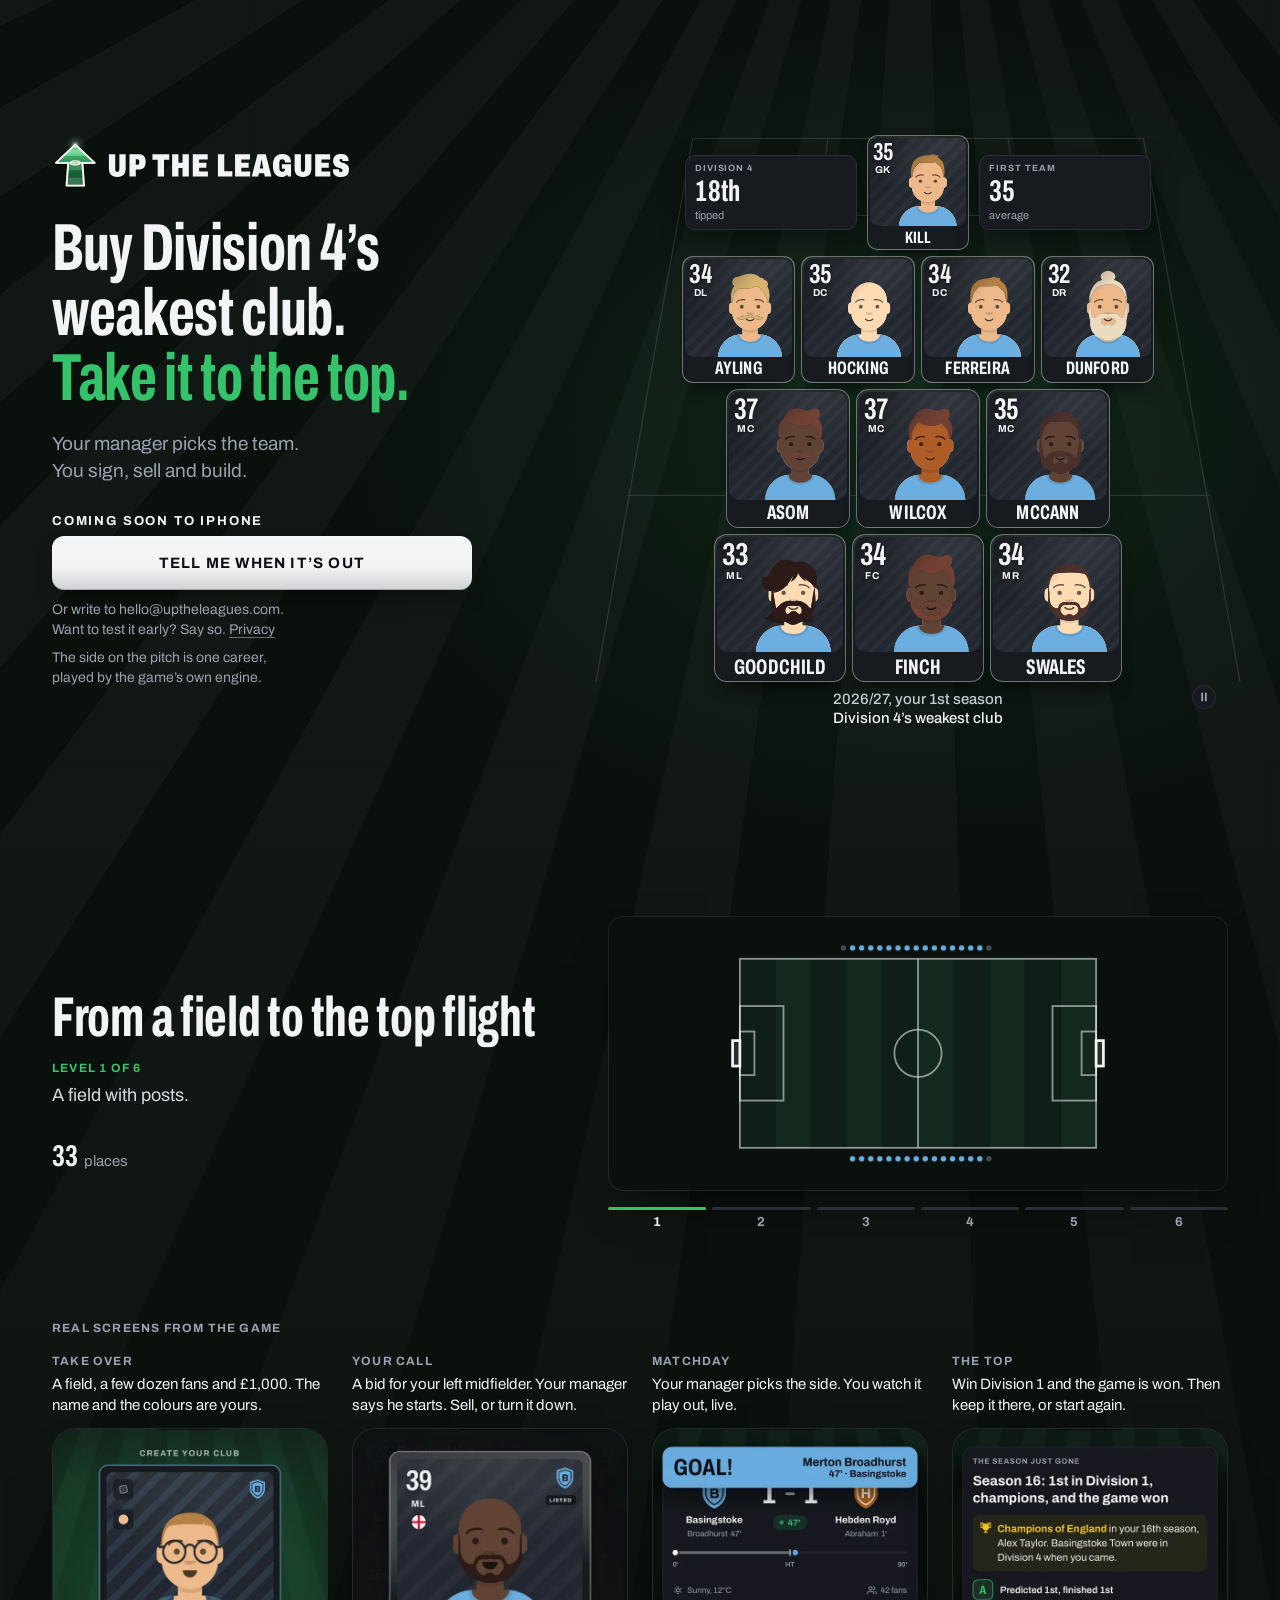
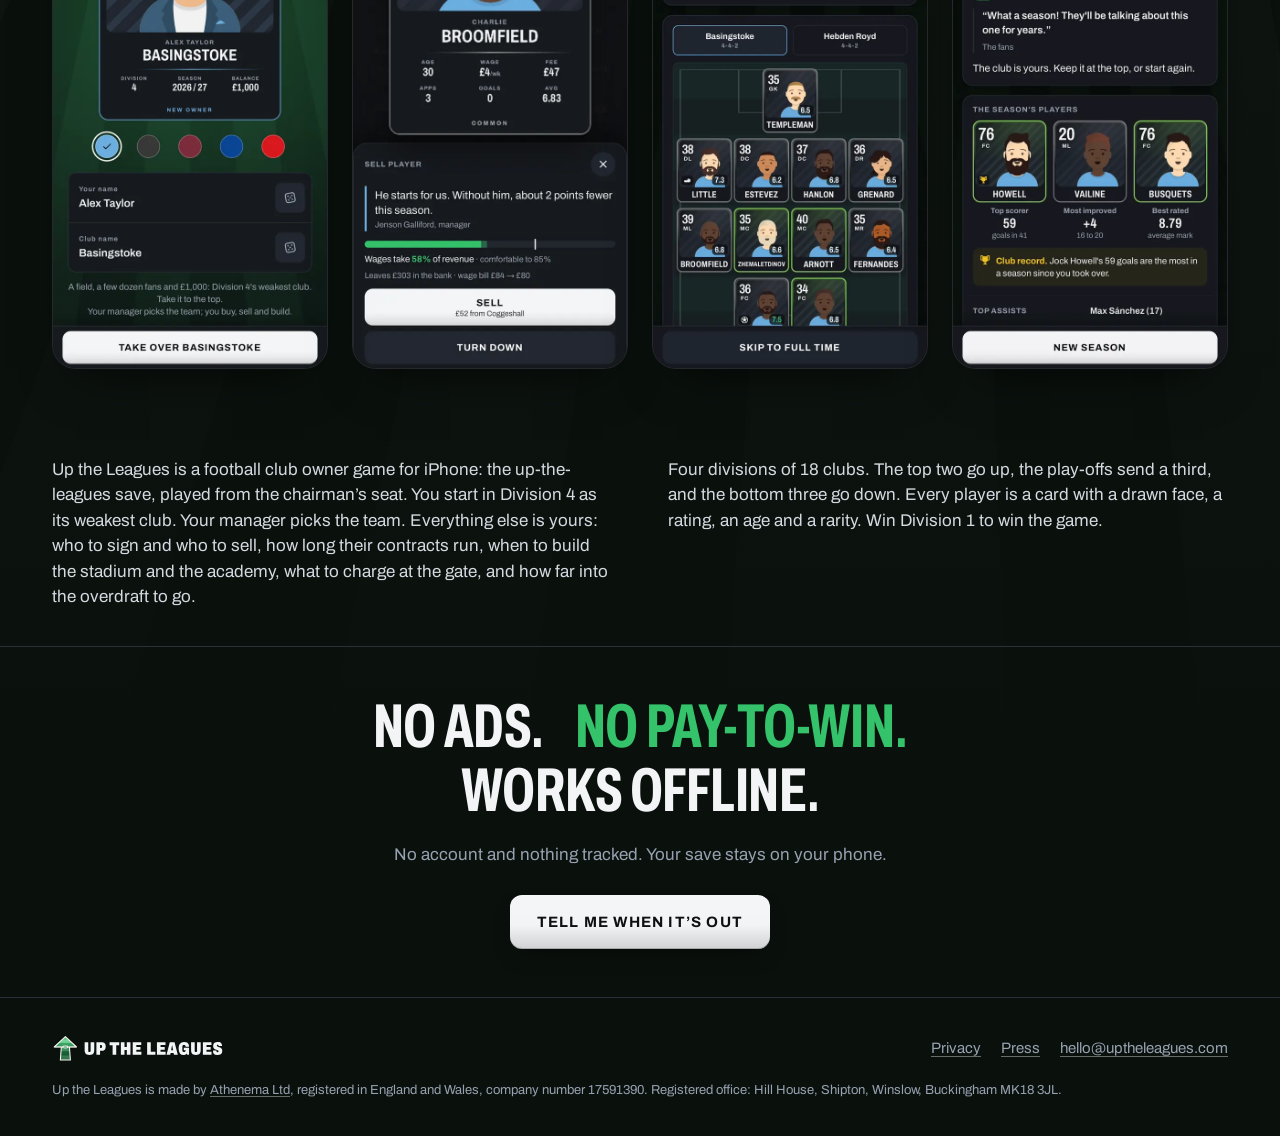
<file: index.html>
<!doctype html>
<html lang="en-GB">
<head>
<meta charset="utf-8">
<meta name="viewport" content="width=device-width, initial-scale=1, viewport-fit=cover">
<title>Up the Leagues: Football Owner Game for iPhone</title>
<meta name="description" content="A football club owner game for iPhone. Buy Division 4’s weakest club and take it to the top. Your manager picks the team; you sign, sell and build. No ads.">
<link rel="canonical" href="https://uptheleagues.com/">
<meta name="theme-color" content="#0e1013">
<link rel="icon" href="assets/favicon.svg" type="image/svg+xml">
<link rel="icon" href="assets/favicon-32.png" sizes="32x32" type="image/png">
<link rel="icon" href="assets/favicon-64.png" sizes="64x64" type="image/png">
<link rel="apple-touch-icon" href="assets/apple-touch-icon.png">
<link rel="preload" href="assets/archivo.woff2" as="font" type="font/woff2" crossorigin>
<style>@font-face{font-family:Archivo;src:url(assets/archivo.woff2) format("woff2");font-weight:400 900;font-stretch:62% 100%;font-display:swap}:root{color-scheme:dark;--bg:#0e1013;--quiet:#0a110d;--surface:#171a1f;--surface2:#222730;--line:#2a2f38;--text:#f3f4f6;--muted:#98a1b0;--up:#34c26b;--sky:#56b4e9;--gold:#f5c518;--chalk:rgb(255 255 255 / 0.11);--gutter:20px;--fade:2400px}*,*::before,*::after{box-sizing:border-box}html{-webkit-text-size-adjust:100%;text-size-adjust:100%}body{margin:0;min-height:100vh;color:var(--text);font:400 17px/1.5 Archivo,system-ui,-apple-system,"Segoe UI",Roboto,sans-serif;background:linear-gradient(180deg,rgb(10 17 13 / 0) calc(var(--fade) / 3),var(--quiet) var(--fade)),repeating-conic-gradient(from 180deg at 50% -400px,rgb(255 255 255 / 0.03) 0deg 4.07deg,transparent 4.07deg 8.14deg),var(--quiet);-webkit-font-smoothing:antialiased;-moz-osx-font-smoothing:grayscale}img,video{display:block;max-width:100%}a{color:inherit;text-decoration-color:rgb(243 244 246 / 0.4);text-underline-offset:0.18em}a:hover{text-decoration-color:currentColor}:focus-visible{outline:3px solid var(--sky);outline-offset:3px}.wrap{width:100%;max-width:1120px;margin:0 auto;padding:0 var(--gutter)}p,li{text-wrap:pretty}.vh{position:absolute;width:1px;height:1px;margin:-1px;overflow:hidden;clip-path:inset(50%);white-space:nowrap}.eyebrow{margin:0;color:var(--muted);font-size:12px;font-weight:700;letter-spacing:0.1em;line-height:1.3;text-transform:uppercase}.display{font-stretch:62%;font-weight:700;letter-spacing:-0.005em;line-height:1.04}.hero{--halfway:66px;position:relative;overflow:hidden;padding:max(20px,env(safe-area-inset-top)) 0 156px;background:linear-gradient(180deg,rgb(14 16 19 / 0.55),rgb(14 16 19 / 0) 22%),radial-gradient(ellipse 85% 46% at 50% 54%,#24603d,rgb(27 74 47 / 0.85) 30%,rgb(17 48 31 / 0.5) 62%,rgb(10 23 16 / 0) 100%)}.hero::before,.hero::after{content:"";position:absolute;left:50%;pointer-events:none}.hero::before{bottom:var(--halfway);width:100vw;height:0;border-top:1.5px solid var(--chalk);transform:translateX(-50%)}.hero::after{bottom:var(--halfway);width:min(68vw,420px);aspect-ratio:5 / 2;border:1.5px solid var(--chalk);border-radius:50%;transform:translate(-50%,50%)}.hero .wrap{display:grid;gap:12px;justify-items:center;text-align:center}.lockup{margin:0;width:min(76vw,300px)}.lockup img{width:100%;height:auto}.headline{margin:2px 0 0;max-width:13em;font-size:clamp(28px,8vw,60px);text-wrap:balance}.headline span{color:var(--up)}.sub{margin:-4px 0 0;max-width:22em;color:var(--muted);font-size:16px;line-height:1.45;text-wrap:balance}.moment{position:relative;margin:2px 0 0;height:clamp(196px,calc(100svh - 344px),420px);aspect-ratio:2 / 3;border:1px solid rgb(255 255 255 / 0.08);border-radius:22px;overflow:hidden;background:#0b0f0d;box-shadow:0 30px 60px -20px rgb(0 0 0 / 0.7),0 0 80px rgb(52 194 107 / 0.12)}.moment video,.moment img{width:100%;height:100%;object-fit:cover}.moment .still{display:none}@media (prefers-reduced-motion:reduce){.moment video{display:none}.moment .still{display:block}}.signup{width:100%;max-width:420px;margin:4px 0 0;display:grid;gap:8px;text-align:left}.signup .eyebrow{text-align:center;color:var(--text);font-size:13px;letter-spacing:0.14em}.field{display:grid;gap:1px;padding:10px 16px 8px;border:1px solid var(--line);border-radius:14px;background:var(--surface)}.field:focus-within{border-color:var(--sky);box-shadow:0 0 0 1px var(--sky)}.field label{color:var(--muted);font-size:13px;font-weight:600;letter-spacing:0.04em}.field input{width:100%;min-width:0;margin:0;padding:2px 0 4px;border:0;background:none;color:var(--text);font:600 19px/1.3 Archivo,system-ui,sans-serif;outline:none}.field input::placeholder{color:#7d8696;opacity:1}.tick{display:flex;align-items:center;gap:12px;min-height:44px;padding:0 4px;cursor:pointer;font-weight:600}.tick input{appearance:none;-webkit-appearance:none;flex:none;display:grid;place-content:center;width:26px;height:26px;margin:0;border:2px solid var(--muted);border-radius:8px;background:var(--surface);cursor:pointer}.tick input::before{content:"";width:12px;height:7px;margin-top:-3px;border:solid var(--bg);border-width:0 0 3px 3px;transform:rotate(-45deg) scale(0);transition:transform 120ms ease-out}.tick input:checked{border-color:var(--up);background:var(--up)}.tick input:checked::before{transform:rotate(-45deg) scale(1)}.tick input:focus-visible{outline-offset:2px}.button{display:flex;align-items:center;justify-content:center;width:100%;min-height:54px;margin:0;padding:8px 16px;border:0;border-radius:12px;background:linear-gradient(180deg,rgb(255 255 255 / 0.16),rgb(255 255 255 / 0) 55%,rgb(0 0 0 / 0.14)),var(--text);box-shadow:inset 0 1px 0 rgb(255 255 255 / 0.22),inset 0 -1px 0 rgb(0 0 0 / 0.2),0 10px 24px -12px rgb(0 0 0 / 0.8);color:var(--bg);font:700 15px/1.2 Archivo,system-ui,sans-serif;letter-spacing:0.08em;text-transform:uppercase;text-decoration:none;cursor:pointer;transition:transform 160ms cubic-bezier(0.2,1.4,0.4,1),filter 120ms}.button:active{transform:scale(0.97);filter:brightness(0.9);transition-duration:60ms}.fine{margin:2px 0 0;color:var(--muted);font-size:14px;line-height:1.45;text-align:center;text-wrap:balance}section{padding:56px 0}main>section:first-child{padding-top:24px}.section-head{display:grid;gap:10px;margin-bottom:28px}.section-head h2{margin:0;font-size:clamp(30px,7.4vw,48px)}.lede{max-width:38em;margin:0;color:#d5d9e0}.section-head .eyebrow{margin-top:22px}.moments{display:grid;gap:36px;margin:0;padding:0;list-style:none}.moments figure{margin:0}.moments img{width:100%;height:auto;aspect-ratio:4 / 5;border:1px solid rgb(255 255 255 / 0.08);border-radius:18px;background:var(--bg);box-shadow:0 24px 48px -24px rgb(0 0 0 / 0.8)}.moments figcaption{display:grid;gap:6px;padding:16px 4px 0}.moments figcaption p{margin:0;font-size:17px}.promises{text-align:center;border-top:1px solid var(--line)}.promises ul{display:flex;flex-wrap:wrap;justify-content:center;gap:0 0.5em;margin:0 auto;padding:0;list-style:none;font-size:clamp(38px,11vw,76px);text-transform:uppercase}.promises li:nth-child(even){color:var(--up)}.promises li:nth-child(-n + 2){order:1}.promises ul::after{content:"";flex-basis:100%;order:2}.promises li:nth-child(n + 3){order:3}.promises p{max-width:30em;margin:18px auto 28px;color:var(--muted)}.promises .button{width:auto;min-width:260px;display:inline-flex}footer{padding:28px 0 max(36px,env(safe-area-inset-bottom));border-top:1px solid var(--line);color:var(--muted);font-size:15px}footer .wrap{display:flex;flex-wrap:wrap;gap:10px 24px;align-items:center;justify-content:space-between}footer img{width:172px;height:auto}footer nav{display:flex;flex-wrap:wrap;gap:8px 20px}footer a{display:inline-block;padding:10px 0}.doc{--fade:640px}.doc header .wrap,.doc main,.doc footer .wrap{max-width:744px}.doc header{padding:max(28px,env(safe-area-inset-top)) 0 0}.doc header img{width:203px;height:auto}.doc main{padding-top:36px;padding-bottom:64px}.doc h1{margin:8px 0 6px;font-size:clamp(40px,10vw,60px)}.doc h2{margin:40px 0 8px;font-size:28px}.doc p,.doc li{color:#d5d9e0}.doc ul{padding-left:1.2em}.doc li + li{margin-top:6px}.doc .summary{margin:20px 0 0;padding:16px 18px;border:1px solid var(--line);border-radius:14px;background:var(--surface);color:var(--text)}@media (min-width:720px){:root{--gutter:32px}.moments{grid-template-columns:repeat(2,minmax(0,1fr));gap:48px 32px}}@media (min-width:1000px){.hero{--halfway:100px;padding:56px 0 224px;background:linear-gradient(180deg,rgb(14 16 19 / 0.55),rgb(14 16 19 / 0) 22%),radial-gradient(ellipse 52% 62% at 72% 48%,#24603d,rgb(27 74 47 / 0.85) 30%,rgb(17 48 31 / 0.5) 62%,rgb(10 23 16 / 0) 100%)}.hero .wrap{grid-template-columns:minmax(0,1fr) auto;grid-template-areas:"lockup moment" "headline moment" "sub moment" "signup moment";grid-template-rows:auto auto auto 1fr;gap:0 64px;justify-items:start;text-align:left}.lockup{grid-area:lockup;width:400px;margin-top:12px}.headline{grid-area:headline;margin-top:40px;font-size:64px}.sub{grid-area:sub;margin-top:18px;font-size:19px}.moment{grid-area:moment;align-self:center;margin:0;height:min(640px,76vh)}.signup{grid-area:signup;align-self:start;margin-top:36px}.signup .eyebrow,.fine{text-align:left}.section-head{max-width:976px;margin-inline:auto}.moments{grid-template-columns:repeat(2,minmax(0,440px));justify-content:center;gap:64px 96px}section{padding:80px 0}main>section:first-child{padding-top:32px}}[hidden]{display:none !important}.wrap{max-width:1240px}:root{--axis:calc(100% - max((100% - 1240px) / 2,0px) - 342px)}.hero{--lit:0.35;padding:max(14px,env(safe-area-inset-top)) 0 28px;background:none;isolation:isolate}.hero::before,.hero::after{content:none}.hero .pool{position:absolute;inset:0;z-index:-1;pointer-events:none;background:radial-gradient(ellipse 90% 44% at 50% 55%,#24603d,rgb(27 74 47 / 0.85) 30%,rgb(17 48 31 / 0.5) 62%,rgb(10 23 16 / 0) 100%);opacity:var(--lit);transition:opacity 900ms ease}.hero[data-lit="4"]{--lit:0.32}.hero[data-lit="3"]{--lit:0.5}.hero[data-lit="2"]{--lit:0.72}.hero[data-lit="1"]{--lit:1}.hero .wrap{display:grid;gap:10px;justify-items:center;text-align:center;padding-inline:12px}.pitch-copy{display:grid;gap:8px;justify-items:center;padding-inline:8px}.lockup{width:min(56vw,210px);margin:0}.headline{margin:0;max-width:none;font-size:clamp(32px,11.4vw,46px);line-height:1;text-wrap:initial}.headline span{display:block;color:inherit;text-wrap:balance}.headline .up{color:var(--up)}.sub{margin:0;font-size:clamp(13px,3.6vw,15px);line-height:1.35}.climb{--room:calc(100svh - 340px);--b:min(calc((100vw - 42px) / 3.44),max(var(--floor,58px),calc((var(--room) - 62px) / 4.04)),118px);width:100%;margin:0;display:grid;gap:4px;justify-items:center}.xi{position:relative;display:grid;gap:6px;justify-items:center;width:100%;padding:2px 0 0}.chalk{position:absolute;inset:0 -12px;width:calc(100% + 24px);height:100%;overflow:visible;pointer-events:none}.chalk path{fill:none;stroke:rgb(255 255 255 / calc(0.08 + 0.1 * var(--lit)));stroke-width:1.25;vector-effect:non-scaling-stroke;transition:stroke 900ms ease}.row{position:relative;display:flex;gap:6px;justify-content:center;--w:var(--b)}.row.gk{--w:calc(var(--b) * 0.78);width:100%;justify-content:center;gap:10px;align-items:center}.row:nth-of-type(2){--w:calc(var(--b) * 0.86)}.row:nth-of-type(3){--w:calc(var(--b) * 0.94)}.row:nth-of-type(4){--w:var(--b)}.mini{--art:calc(var(--w) - 7px);width:var(--w);padding:2px 2px 0;border:1.5px solid color-mix(in srgb,var(--c) 100%,transparent);border-radius:calc(var(--w) * 0.1);background:linear-gradient(170deg,var(--wash),#171a1f 46%);box-shadow:0 12px 18px -10px rgb(0 0 0 / 0.75)}.mini.r0{border-color:color-mix(in srgb,var(--c) 55%,transparent)}.mini.r1{box-shadow:0 0 10px color-mix(in srgb,var(--c) 18%,transparent),0 12px 18px -10px rgb(0 0 0 / 0.75)}.mini.r2{box-shadow:0 0 14px color-mix(in srgb,var(--c) 32%,transparent),0 12px 18px -10px rgb(0 0 0 / 0.75)}.mini.r3{box-shadow:0 0 18px color-mix(in srgb,var(--c) 42%,transparent),0 12px 18px -10px rgb(0 0 0 / 0.75)}.mini.r4{box-shadow:0 0 24px color-mix(in srgb,var(--c) 55%,transparent),0 12px 18px -10px rgb(0 0 0 / 0.75)}.art{position:relative;height:calc(var(--art) * 0.92);overflow:hidden;border-radius:calc(var(--w) * 0.1 - 2px);background:radial-gradient(120% 85% at 50% 0%,var(--back),transparent 72%),repeating-linear-gradient(135deg,var(--stripe) 0 4px,transparent 4px 10px),#222730}.av{position:absolute;width:calc(var(--art) * 0.79);height:calc(var(--art) * 0.8374);left:calc(var(--art) * 0.61 - var(--art) * 0.395);bottom:calc(var(--art) * -0.0276)}.av svg{display:block;width:100%;height:100%}.eyes{transform-box:fill-box;transform-origin:center}.sh{position:absolute;inset:0;background:linear-gradient(135deg,rgb(14 16 19 / 0.7),transparent 45%)}.cn{position:absolute;left:4%;top:1%;display:grid;justify-items:center}.rt{display:block;font-size:calc(var(--w) * 0.24);font-stretch:62%;font-weight:700;line-height:1.08;letter-spacing:-0.5px;font-variant-numeric:tabular-nums;text-shadow:0 1px 3px rgb(0 0 0 / 0.6)}.ps{margin-top:-2px;font-size:clamp(6.5px,calc(var(--w) * 0.1),10px);font-weight:700;line-height:1.2;letter-spacing:0.6px;text-transform:uppercase;text-shadow:0 1px 3px rgb(0 0 0 / 0.6)}.pl{display:flex;justify-content:center;align-items:center;min-height:calc(var(--w) * 0.22);padding-inline:1px}.pl span{font-size:min(calc(var(--w) * 0.16),calc(var(--w) * 1.5 / var(--n)));font-stretch:62%;font-weight:700;letter-spacing:0.2px;line-height:1.1;text-transform:uppercase;white-space:nowrap}.mini.r4 .art::after{content:"";position:absolute;inset:0;background:linear-gradient(115deg,transparent 38%,rgb(255 244 200 / 0.22) 50%,transparent 62%);background-size:260% 100%;animation:sheen 3.6s ease-in-out infinite}@keyframes sheen{0%{background-position:120% 0}60%,100%{background-position:-60% 0}}.mr{opacity:var(--rest,1)}.mp{opacity:var(--joy,0)}.climb.pleased{--rest:0;--joy:1}.tile{flex:1 1 0;min-width:0;max-width:calc(var(--b) * 1.3);display:grid;gap:1px;justify-items:start;padding:7px 9px;border:1px solid var(--line);border-radius:10px;background:var(--surface);box-shadow:0 8px 24px rgb(0 0 0 / 0.35);text-align:left}.tile .k,.tile .n{color:var(--muted);white-space:nowrap}.tile .k{font-size:9px;font-weight:700;letter-spacing:0.1em;line-height:11px;text-transform:uppercase}.tile b{font-size:clamp(20px,calc(var(--b) * 0.3),30px);font-stretch:62%;font-weight:700;line-height:1.1;font-variant-numeric:tabular-nums}.tile .n{font-size:11px;line-height:13px}.hero[data-won="1"] .tile b{color:var(--gold)}.status{position:relative;width:100%;padding-block:4px 2px;text-align:center}.line{min-height:2.6em;margin:0;color:var(--text);font-size:14px;font-weight:500;line-height:1.3;text-wrap:balance}.line b{display:block;color:#c4cbd4;font-weight:500}.line .up{color:var(--up);font-weight:600}.line .won{color:var(--gold);font-weight:700}.toggle{position:absolute;top:-11px;right:2px;display:grid;place-items:center;width:44px;height:44px;padding:0;border:0;background:none;color:var(--muted);cursor:pointer}.toggle svg{width:24px;height:24px}.toggle circle{fill:var(--surface);stroke:var(--line)}.toggle path{fill:currentColor;display:none}.toggle[data-state="pause"] .i-pause,.toggle[data-state="play"] .i-play,.toggle[data-state="replay"] .i-replay{display:block}.signup{max-width:420px;gap:6px;margin:0;padding-inline:8px}.signup .eyebrow{font-size:12px}.fine{padding-block:2px 0}.fine.real{margin-top:0;padding-bottom:6px;color:var(--muted)}footer a{padding:11px 0}.fine a{display:inline-block;padding-block:12px;margin-block:-12px}section{padding:44px 0}main>section:first-child{padding-top:28px}.build .wrap{display:grid;gap:18px}.build-copy{display:grid;gap:6px}.build-copy h2{margin:0 0 8px;font-size:clamp(34px,9.6vw,56px);text-wrap:balance}.g-level{color:var(--up)}.g-says{min-height:2.9em;margin:0;color:#d5d9e0;font-size:18px;line-height:1.45;text-wrap:pretty}.g-places{display:flex;gap:6px;align-items:baseline;margin:0;color:var(--muted);font-size:15px}.g-places b{color:var(--text);font-size:30px;font-variant-numeric:tabular-nums}#ground:empty{display:none}#ground{display:block;width:100%;height:auto;border:1px solid rgb(255 255 255 / 0.08);border-radius:14px;box-shadow:0 24px 48px -24px rgb(0 0 0 / 0.8)}#ground .rise{animation:rise 460ms cubic-bezier(0.2,0.9,0.3,1) both;transform-box:fill-box;transform-origin:center}#ground .fans{animation:fans 700ms ease-out both}@keyframes rise{from{opacity:0;transform:scale(0.94)}}@keyframes fans{from{opacity:0}}.g-steps{display:grid;grid-template-columns:repeat(6,1fr);gap:6px;margin-top:10px}.g-step{position:relative;height:44px;padding:0;border:0;background:none;color:var(--muted);font:700 13px/1 Archivo,system-ui,sans-serif;cursor:pointer}.g-step::before{content:"";position:absolute;inset:6px 0 auto;height:3px;border-radius:2px;background:var(--line);transition:background 200ms}.g-step.built::before{background:var(--up)}.g-step[aria-pressed="true"]{color:var(--text)}.screens{padding-top:12px;padding-bottom:8px}.screens>.wrap{margin-bottom:16px}.shots{display:flex;gap:14px;margin:0;padding:2px var(--gutter) 16px;list-style:none;overflow-x:auto;overscroll-behavior-x:contain;scroll-snap-type:x mandatory;scroll-padding-inline:var(--gutter);scrollbar-width:none}.shots::-webkit-scrollbar{display:none}.shots li{flex:0 0 min(76vw,300px);scroll-snap-align:start}.shots figure{display:grid;gap:12px;height:100%;margin:0;grid-template-rows:1fr auto}.shots figcaption{display:grid;gap:4px;align-content:start}.shots figcaption p{margin:0;font-size:15px;line-height:1.4}.shots img{width:100%;height:auto;aspect-ratio:600 / 1176;border:1px solid rgb(255 255 255 / 0.1);border-radius:24px;background:var(--bg);box-shadow:0 24px 48px -24px rgb(0 0 0 / 0.8)}.about{padding-bottom:36px}.about .wrap{display:grid;gap:12px}.lede{max-width:38em}.promises{padding-block:48px}@media (min-width:1000px){.hero{padding:44px 0 40px;min-height:min(100svh,860px);display:grid;align-items:center}.hero .pool{background:radial-gradient(ellipse 46% 49% at var(--axis) 50%,#24603d,rgb(27 74 47 / 0.85) 30%,rgb(17 48 31 / 0.5) 62%,rgb(10 23 16 / 0) 100%)}.hero .wrap{grid-template-columns:minmax(0,1fr) minmax(0,min(620px,52vw));grid-template-areas:"copy climb" "signup climb";grid-template-rows:auto 1fr;gap:0 56px;justify-items:start;text-align:left;padding-inline:var(--gutter)}.pitch-copy{grid-area:copy;justify-items:start;padding:0;gap:18px}.lockup{grid-area:auto;width:300px;margin:0}.headline{grid-area:auto;margin:0;font-size:clamp(54px,5.2vw,74px);line-height:0.98}.sub{grid-area:auto;margin:0;font-size:19px;line-height:1.45}.climb{grid-area:climb;--b:min(132px,calc((100svh - 150px) / 4.1),calc((52vw - 24px) / 4));text-align:center}.status{padding-inline:44px}.line{min-height:2.6em;font-size:15px}.signup{grid-area:signup;align-self:start;margin-top:28px;padding:0}.signup .eyebrow{font-size:13px}.build .wrap{grid-template-columns:minmax(0,1fr) minmax(0,min(620px,52vw));gap:0 56px;align-items:center}.shots{justify-content:space-between;gap:24px;overflow:visible;max-width:1240px;margin-inline:auto;padding-inline:var(--gutter)}.shots li{flex:1 1 0;min-width:0}.about .wrap{grid-template-columns:repeat(2,minmax(0,1fr));gap:40px 56px}.lede{max-width:none}section{padding:64px 0}main>section:first-child{padding-top:56px}}@media (prefers-reduced-motion:reduce){#ground .rise,#ground .fans,.mini.r4 .art::after{animation:none}.hero .pool,.chalk path{transition:none}}@media (min-width:1000px){body{background:linear-gradient(180deg,rgb(10 17 13 / 0) calc(var(--fade) / 3),var(--quiet) var(--fade)),repeating-conic-gradient(from 180deg at var(--axis) -400px,rgb(255 255 255 / 0.03) 0deg 4.07deg,transparent 4.07deg 8.14deg),var(--quiet)}}.promises ul{font-size:clamp(34px,9.8vw,62px)}@media (max-width:359px){.tile{padding:6px 7px}.tile .k{font-size:8px;letter-spacing:0.06em}.line{font-size:12.5px}}@media (max-height:600px) and (max-width:999px){.sub{display:none}.climb{--room:calc(100svh - 296px);--floor:52px}.lockup{width:168px}}footer .co{flex-basis:100%;margin:0;font-size:13px;line-height:1.5}footer .co a{display:inline;padding:0}</style>
<script defer src="assets/climb.js"></script>
<meta property="og:type" content="website">
<meta property="og:site_name" content="Up the Leagues">
<meta property="og:url" content="https://uptheleagues.com/">
<meta property="og:title" content="Up the Leagues: Football Owner Game for iPhone">
<meta property="og:description" content="Buy Division 4’s weakest club. Take it to the top. Coming soon to iPhone. No ads, no pay-to-win.">
<meta property="og:image" content="https://uptheleagues.com/assets/og-image.png">
<meta property="og:image:width" content="1200">
<meta property="og:image:height" content="630">
<meta property="og:image:alt" content="Up the Leagues. Buy Division 4’s weakest club. Take it to the top. A player card from the game: Conan Hassan, signed on a free.">
<meta name="twitter:card" content="summary_large_image">
<meta name="twitter:title" content="Up the Leagues: Football Owner Game for iPhone">
<meta name="twitter:description" content="Buy Division 4’s weakest club. Take it to the top. Coming soon to iPhone. No ads, no pay-to-win.">
<meta name="twitter:image" content="https://uptheleagues.com/assets/og-image.png">
<meta name="twitter:image:alt" content="Up the Leagues. Buy Division 4’s weakest club. Take it to the top. A player card from the game: Conan Hassan, signed on a free.">

<script type="application/ld+json">
{
  "@context": "https://schema.org",
  "@graph": [
    {
      "@type": "WebSite",
      "@id": "https://uptheleagues.com/#website",
      "name": "Up the Leagues",
      "url": "https://uptheleagues.com/",
      "inLanguage": "en-GB"
    },
    {
      "@type": "VideoGame",
      "name": "Up the Leagues",
      "url": "https://uptheleagues.com/",
      "description": "A football club owner game for iPhone. Buy Division 4’s weakest club and take it to the top.",
      "image": "https://uptheleagues.com/assets/og-image.png",
      "genre": ["Sports", "Simulation"],
      "applicationCategory": "GameApplication",
      "gamePlatform": "iOS",
      "operatingSystem": "iOS",
      "playMode": "SinglePlayer",
      "inLanguage": "en-GB",
      "author": { "@type": "Person", "name": "Sam Doidge" },
      "publisher": { "@type": "Organization", "name": "Athenema Ltd", "url": "https://athenema.com/" }
    }
  ]
}
</script>

</head>
<body>
<svg xmlns="http://www.w3.org/2000/svg" style="position:absolute;width:0;height:0" aria-hidden="true"><defs><g id="fb" fill="none" fill-rule="evenodd" stroke="none"><defs><path d="M124,144.61 L124,163 L128,163 L128,163 C167.76,163 200,195.23 200,235 L200,244 L0,244 L0,235 C0,195.23 32.23,163 72,163 L72,163 L76,163 L76,144.61 C58.76,136.42 46.37,119.68 44.30,99.88 C38.48,99.05 34,94.05 34,88 L34,74 C34,68.05 38.32,63.11 44,62.16 L44,56 L44,56 C44,25.07 69.07,0 100,0 L100,0 L100,0 C130.92,0 156,25.07 156,56 L156,62.16 C161.67,63.11 166,68.05 166,74 L166,88 C166,94.05 161.51,99.05 155.69,99.88 C153.62,119.68 141.23,136.42 124,144.61 Z" id="bpath-1"/><path d="M124,144.61 L124,163 L128,163 L128,163 C167.76,163 200,195.23 200,235 L200,244 L0,244 L0,235 C0,195.23 32.23,163 72,163 L72,163 L76,163 L76,144.61 C58.76,136.42 46.37,119.68 44.30,99.88 C38.48,99.05 34,94.05 34,88 L34,74 C34,68.05 38.32,63.11 44,62.16 L44,56 L44,56 C44,25.07 69.07,0 100,0 L100,0 L100,0 C130.92,0 156,25.07 156,56 L156,62.16 C161.67,63.11 166,68.05 166,74 L166,88 C166,94.05 161.51,99.05 155.69,99.88 C153.62,119.68 141.23,136.42 124,144.61 Z" id="bpath-3"/><path d="M133.96,0.29 C170.93,3.32 200,34.29 200,72.05 L200,81 L0,81 L0,72.05 C0,33.95 29.59,2.76 67.04,0.21 C67.01,0.59 67,0.96 67,1.34 C67,13.21 81.99,22.82 100.5,22.82 C119,22.82 134,13.21 134,1.34 C134,0.99 133.98,0.64 133.96,0.29 Z" id="bpath-7"/></defs><g stroke="none" stroke-width="1" fill="none" fill-rule="evenodd"><g transform="translate(32, 36)"><path d="M124,144.61 L124,163 L128,163 L128,163 C167.76,163 200,195.23 200,235 L200,244 L0,244 L0,235 C0,195.23 32.23,163 72,163 L72,163 L76,163 L76,144.61 C58.76,136.42 46.37,119.68 44.30,99.88 C38.48,99.05 34,94.05 34,88 L34,74 C34,68.05 38.32,63.11 44,62.16 L44,56 L44,56 C44,25.07 69.07,0 100,0 L100,0 L100,0 C130.92,0 156,25.07 156,56 L156,62.16 C161.67,63.11 166,68.05 166,74 L166,88 C166,94.05 161.51,99.05 155.69,99.88 C153.62,119.68 141.23,136.42 124,144.61 Z" fill="#D0C6AC" fill-rule="nonzero"/><use href="#bpath-1" style="fill:var(--s)"/><clipPath id="bmask-4-clip"><use href="#bpath-3" clip-rule="evenodd"/></clipPath><path d="M156,79 L156,102 C156,132.92 130.92,158 100,158 C69.07,158 44,132.92 44,102 L44,79 L44,94 C44,124.92 69.07,150 100,150 C130.92,150 156,124.92 156,94 L156,79 Z" fill-opacity="0.1" fill="#000000" fill-rule="nonzero" clip-path="url(#bmask-4-clip)"/></g><g transform="translate(32, 199)"><path d="M133.96,0.29 C170.93,3.32 200,34.29 200,72.05 L200,81 L0,81 L0,72.05 C0,33.95 29.59,2.76 67.04,0.21 C67.01,0.59 67,0.96 67,1.34 C67,13.21 81.99,22.82 100.5,22.82 C119,22.82 134,13.21 134,1.34 C134,0.99 133.98,0.64 133.96,0.29 Z" fill="#6caee0"/><clipPath id="bmask-8-clip"><use href="#bpath-7" clip-rule="nonzero"/></clipPath><g opacity="0.6" fill-opacity="0.16" clip-path="url(#bmask-8-clip)"><ellipse fill="#000000" cx="40.5" cy="27.84" rx="39.63" ry="26.91" transform="translate(60, -25)"/></g></g><g transform="translate(88, 88)" fill="#000000" fill-rule="nonzero"><path d="M0,0 C0,4.41 5.37,8 12,8 L12,8 C18.62,8 24,4.41 24,0" transform="translate(32, 42)" fill-opacity="0.16"/></g></g></g><g id="fx" transform="translate(88 88)" fill="#000" fill-rule="nonzero"><path class="mr" d="M41,15.6 C41.9,14.7 43.3,14.8 44,15.6 C46.6,18.6 50.1,19.8 54,19.8 C57.9,19.8 61.4,18.6 64,15.6 C64.7,14.8 66.1,14.7 67,15.6 C67.8,16.4 67.8,17.6 67.1,18.4 C63.8,22.1 59.3,24 54,24 C48.7,24 44.2,22.1 40.9,18.4 C40.2,17.6 40.2,16.4 41,15.6 Z" transform="translate(-10 46)" fill-opacity=".7"/><path class="mp" d="M40,15 C40.66,15 41.33,15 42,15 C46,15 50,15 54,15 C58,15 62,15 66,15 C66.66,15 67.33,15 68,15 C68,15 68,15 68,15 C68,22.73 61.73,29 54,29 C46.26,29 40,22.73 40,15 C40,15 40,15 40,15 Z" transform="translate(-10 46)" fill-opacity=".7"/><path class="mr" d="M3.63,11.15 C7.54,5.64 18.27,2.56 27.52,4.83 C28.59,5.09 29.67,4.43 29.94,3.36 C30.20,2.29 29.54,1.21 28.47,0.94 C17.74,-1.69 5.31,1.88 0.36,8.84 C-0.27,9.74 -0.05,10.99 0.84,11.63 C1.74,12.27 2.99,12.05 3.63,11.15 Z M84.37,11.15 C80.45,5.64 69.72,2.56 60.47,4.83 C59.40,5.09 58.32,4.43 58.05,3.36 C57.79,2.29 58.45,1.21 59.52,0.94 C70.25,-1.69 82.68,1.88 87.63,8.84 C88.27,9.74 88.05,10.99 87.15,11.63 C86.25,12.27 85,12.05 84.37,11.15 Z" fill-opacity=".6"/><path class="mp" d="M3.63,7.15 C7.54,1.65 18.28,-1.43 27.52,0.83 C28.6,1.09 29.68,0.43 29.94,-0.63 C30.21,-1.70 29.55,-2.79 28.48,-3.05 C17.74,-5.69 5.31,-2.11 0.36,4.84 C-0.27,5.74 -0.05,6.99 0.84,7.63 C1.74,8.27 2.99,8.05 3.63,7.15 Z M84.37,7.15 C80.46,1.65 69.72,-1.43 60.48,0.83 C59.4,1.09 58.32,0.43 58.06,-0.63 C57.79,-1.70 58.45,-2.79 59.52,-3.05 C70.26,-5.69 82.69,-2.11 87.63,4.84 C88.27,5.74 88.06,6.99 87.16,7.63 C86.26,8.27 85.01,8.05 84.37,7.15 Z" fill-opacity=".6"/></g><g id="fe"><g id="Eyes" transform="translate(100, 106)" fill="#000000" fill-opacity="0.6"><circle cx="6" cy="6" r="6"></circle><circle cx="58" cy="6" r="6"></circle></g></g><g id="h0" fill="none" fill-rule="evenodd" stroke="none"><g stroke-width="1" fill-rule="evenodd"><defs><path d="M180.14,39.92 C177.39,37.10 174.18,34.70 171.06,32.30 C170.38,31.77 169.68,31.26 169.01,30.71 C168.85,30.58 167.29,29.46 167.10,29.05 C166.65,28.06 166.91,28.83 166.97,27.64 C167.05,26.15 170.11,21.91 167.83,20.94 C166.82,20.52 165.03,21.65 164.07,22.03 C162.19,22.76 160.29,23.39 158.34,23.93 C159.27,22.07 161.05,18.35 157.71,19.35 C155.11,20.12 152.69,22.12 150.07,23.05 C150.94,21.64 154.39,17.24 151.27,17 C150.30,16.92 147.47,18.75 146.42,19.13 C143.28,20.30 140.08,21.05 136.78,21.65 C125.59,23.67 112.49,23.09 102.13,28.19 C94.14,32.12 86.26,38.22 81.64,45.98 C77.20,53.47 75.53,61.66 74.60,70.24 C73.92,76.53 73.86,83.04 74.18,89.35 C74.29,91.42 74.52,100.97 77.53,98.08 C79.03,96.64 79.01,90.82 79.39,88.86 C80.14,84.94 80.87,81.01 82.12,77.22 C84.32,70.54 86.93,63.42 92.42,58.82 C95.95,55.87 98.43,51.88 101.80,48.91 C103.32,47.57 102.16,47.71 104.60,47.88 C106.24,48 107.88,48.05 109.52,48.09 C113.32,48.19 117.12,48.16 120.92,48.18 C128.56,48.20 136.17,48.31 143.81,47.91 C147.21,47.73 150.61,47.64 154,47.32 C155.89,47.15 159.25,45.94 160.80,46.86 C162.23,47.71 163.71,50.48 164.73,51.61 C167.15,54.29 170.03,56.33 172.86,58.53 C178.75,63.11 181.73,68.86 183.52,76.02 C185.30,83.15 184.80,89.76 187.01,96.78 C187.40,98.01 188.42,100.14 189.69,98.23 C189.93,97.88 189.86,95.93 189.86,94.81 C189.86,90.29 191.01,86.90 190.99,82.35 C190.94,68.52 190.49,50.49 180.14,39.92 Z" id="h0_react-path-258"/></defs><g transform="translate(-1, 0)"><use stroke="none" fill="#1F3140" fill-rule="evenodd" href="#h0_react-path-258"/><use href="#h0_react-path-258" style="fill:var(--h)"/></g></g></g><g id="h1" fill="none" fill-rule="evenodd" stroke="none"><g stroke-width="1" fill-rule="evenodd"><defs><path d="M94.25,52.02 C94.37,51.96 94.06,51.94 93.33,51.95 C94.22,51.95 94.53,51.97 94.25,52.02 M86.11,36.30 C86.11,36.28 86.13,36.45 86.11,36.30 M193.76,70.76 C193.50,67.44 193.03,64.15 192.24,60.91 C191.62,58.33 190.76,55.87 189.76,53.42 C189.15,51.93 187.72,49.89 187.56,48.29 C187.39,46.71 188.62,44.96 188.88,43.13 C189.14,41.34 189.10,39.46 188.73,37.69 C187.90,33.67 185.14,29.93 180.87,28.88 C179.92,28.64 177.91,28.93 177.24,28.38 C176.46,27.74 175.93,25.58 175.23,24.71 C173.24,22.23 170.13,20.64 166.86,21.19 C164.45,21.60 165.83,22.10 164.03,20.68 C163.02,19.89 162.27,18.69 161.30,17.83 C159.83,16.55 158.14,15.45 156.40,14.55 C151.85,12.19 146.65,10.48 141.56,9.64 C132.27,8.12 122.36,9.45 113.36,11.86 C108.89,13.07 104.38,14.59 100.22,16.61 C98.43,17.47 97.40,18.19 95.54,18.42 C92.62,18.77 90.14,18.75 87.36,20 C78.82,23.82 74.98,32.68 78.30,41.17 C78.97,42.88 79.87,44.38 81.12,45.75 C82.64,47.43 83.19,47.10 81.88,49.04 C79.92,51.93 78.27,55.01 76.93,58.21 C73.40,66.61 72.81,76.07 73.04,85.03 C73.12,88.17 73.25,91.34 73.75,94.45 C73.96,95.80 74.02,98.32 75.03,99.32 C75.54,99.83 76.27,100.11 77,99.91 C78.71,99.44 78.12,98.17 78.16,97 C78.36,91.12 78.09,85.91 79.49,80.10 C80.52,75.81 82.25,71.91 84.48,68.07 C87.32,63.18 90.38,58.89 94.28,54.71 C95.20,53.73 95.40,53.31 96.63,53.24 C97.57,53.19 98.93,53.82 99.83,54.04 C101.83,54.53 103.83,55.01 105.87,55.34 C109.61,55.94 113.31,55.98 117.09,55.87 C124.51,55.63 131.97,55.11 139.17,53.24 C143.95,52 148.19,49.77 152.77,48.14 C152.85,48.11 154,47.29 154.20,47.32 C154.48,47.37 156.18,49.15 156.47,49.37 C158.69,51.12 161.13,51.85 163.54,53.20 C166.50,54.87 163.63,52.48 165.26,54.56 C165.74,55.17 165.98,56.29 166.37,56.97 C167.58,59.16 169.27,61.07 171.30,62.60 C173.25,64.07 176.19,64.78 177.19,66.69 C177.96,68.17 178.22,70.18 178.84,71.75 C180.46,75.89 182.61,79.74 184.76,83.64 C186.49,86.78 188.39,89.52 188.58,93.11 C188.65,94.36 187.46,101.84 190.35,99.57 C190.78,99.23 191.71,95.41 191.90,94.76 C192.67,92.13 192.94,89.38 193.29,86.68 C193.99,81.30 194.21,76.18 193.76,70.76" id="h1_react-path-251"/></defs><g transform="translate(-1, 0)"><use stroke="none" fill="#28354B" fill-rule="evenodd" href="#h1_react-path-251"/><use href="#h1_react-path-251" style="fill:var(--h)"/></g></g></g><g id="h2" fill="none" fill-rule="evenodd" stroke="none"><g stroke-width="1" fill-rule="evenodd"><defs><path d="M114.93,28.33 C113.95,28.55 112.98,28.79 112.03,29.02 C96.94,32.83 88.01,43.65 80.35,59.64 C76.59,67.50 74.36,76.79 74.02,85.48 C73.88,88.89 74.34,92.41 75.26,95.70 C75.60,96.90 77.42,101.08 77.92,97.70 C78.08,96.58 77.48,95.03 77.42,93.83 C77.34,92.26 77.42,90.68 77.53,89.11 C77.73,86.18 78.25,83.31 79.18,80.52 C80.51,76.53 82.20,72.21 84.78,68.84 C91.18,60.52 95.76,43.20 133,41.67 C170.23,40.13 181.74,67.46 185.18,73.30 C189.24,80.21 187.37,88.70 188.61,96.20 C189.09,99.05 190.16,98.98 190.75,96.43 C191.74,92.10 192.21,87.61 191.90,83.15 C191.18,73.11 187.49,46.70 167.30,35 C161.86,31.85 156.43,29.68 151.11,28.28 C154.17,25.31 156,21.56 156,17.5 C156,7.83 145.70,0 133,0 C120.29,0 110,7.83 110,17.5 C110,21.59 111.84,25.35 114.93,28.33 Z" id="h2_react-path-313"/></defs><g transform="translate(-1, 0)"><use stroke="none" fill="#28354B" fill-rule="evenodd" href="#h2_react-path-313"/><use href="#h2_react-path-313" style="fill:var(--h)"/></g></g></g><g id="h3" fill="none" fill-rule="evenodd" stroke="none"><g stroke-width="1" fill-rule="evenodd"><defs><path d="M175.12,166.89 C175.84,169.13 176.87,171.23 178.55,172.68 C180.17,174.09 183.06,173.74 185.09,173.80 C186.77,173.85 188.44,173.85 190.11,173.78 C190.95,173.74 191.32,174.79 190.64,175.28 C190.51,175.37 190.38,175.46 190.25,175.54 C189.20,176.19 188.11,176.80 187,177.35 C184.48,178.61 181.82,179.60 179.02,180.09 C177.11,180.42 175.21,180.48 173.37,180.26 C173.85,180.98 174.41,181.64 175.07,182.20 C176.80,183.70 179.88,183.34 182.05,183.40 C183.83,183.45 185.62,183.45 187.40,183.38 C188.30,183.34 188.70,184.46 187.97,184.98 C187.83,185.08 187.70,185.17 187.56,185.26 C186.44,185.96 185.27,186.60 184.09,187.19 C181.40,188.54 178.55,189.59 175.57,190.12 C170.07,191.08 164.70,189.94 160.38,186.41 C159.16,185.41 158.02,184.28 157,183.05 L157,180.61 C163.94,177.30 170.11,172.61 175.12,166.89 Z M81.31,151.59 C80.57,153.13 79.80,154.67 79,156.19 C74.21,165.30 68.24,176.79 56.49,177.59 C55.41,177.67 54.98,178.94 55.82,179.58 C66.94,188.04 92.26,193.18 101.27,191.56 C104.09,191.06 106.63,190.40 109,189.61 L109,180.61 C96.56,174.70 86.64,164.34 81.31,151.59 Z M195.90,68.67 C196.08,74.18 195.28,79.90 194.18,85.29 C193.18,90.14 189.86,93.97 188.83,98.72 C184.80,85.04 169.43,80.48 160.24,71.15 C162.23,74.94 165.29,78.10 167.29,81.83 C158.04,76.16 149.08,67.95 145.26,57.53 C144.55,62.93 142.54,67.92 139.15,72.20 C136.14,76 131.57,80.07 126.85,81.54 C129.28,76.03 131.36,70.32 133.26,64.61 C131.24,67.23 124.56,78.35 122.89,81.10 C121.23,83.82 119.37,86.42 117.38,88.91 C116.45,90.07 115.45,91.19 114.45,92.30 C113.86,92.94 113.27,93.57 112.66,94.19 C112.45,94.41 110.82,96.20 111.75,95 C109.53,97.80 106.27,99.98 103.44,102.11 C100.59,104.25 97.48,106.08 94.25,107.58 C87.09,110.93 79.74,112.14 71.93,110.75 C73.12,111.05 75.65,109.90 76.88,109.57 C78.69,109.07 80.36,108.45 82,107.54 C85.27,105.73 88.35,103.57 91.17,101.12 C88.47,102.28 86.27,104.46 83.51,105.67 C81.22,106.67 78.96,107.19 76.48,107.43 C71.02,107.96 64.48,106.71 59.76,103.84 C54.26,100.51 51.21,94.79 49.77,88.71 C48.09,81.64 49.13,73.67 53.09,67.63 C53.23,69.78 57.53,70.70 61.01,70.16 C70.67,68.67 76.41,32.11 101.44,25.59 C121.40,20.39 135.65,29.47 136.86,30.25 C138.29,31.18 138.85,30.79 140.48,30.40 C146.82,28.88 153.74,28.19 160.18,29.47 C166.52,30.73 172.60,34.02 177.74,37.85 C187.27,44.95 195.50,56.43 195.90,68.67 Z" id="h3_react-path-244"/></defs><g transform="translate(-1, 0)"><use stroke="none" fill="#1D2633" fill-rule="evenodd" href="#h3_react-path-244"/><use href="#h3_react-path-244" style="fill:var(--h)"/><path d="M175.12,166.89 C175.84,169.13 176.87,171.23 178.55,172.68 C180.17,174.09 183.06,173.74 185.09,173.80 C186.77,173.85 188.44,173.85 190.11,173.78 C190.95,173.74 191.32,174.79 190.64,175.28 C190.51,175.37 190.38,175.46 190.25,175.54 C189.20,176.19 188.11,176.80 187,177.35 C184.48,178.61 181.82,179.60 179.02,180.09 C177.11,180.42 175.21,180.48 173.37,180.26 C173.85,180.98 174.41,181.64 175.07,182.20 C176.80,183.70 179.88,183.34 182.05,183.40 C183.83,183.45 185.62,183.45 187.40,183.38 C188.30,183.34 188.70,184.46 187.97,184.98 C187.83,185.08 187.70,185.17 187.56,185.26 C186.44,185.96 185.27,186.60 184.09,187.19 C181.40,188.54 178.55,189.59 175.57,190.12 C170.07,191.08 164.70,189.94 160.38,186.41 C159.16,185.41 158.02,184.28 157,183.05 L157,180.61 C163.94,177.30 170.11,172.61 175.12,166.89 Z M81.31,151.59 C80.57,153.13 79.80,154.67 79,156.19 C74.21,165.30 68.24,176.79 56.49,177.59 C55.41,177.67 54.98,178.94 55.82,179.58 C66.94,188.04 92.26,193.18 101.27,191.56 C104.09,191.06 106.63,190.40 109,189.61 L109,180.61 C96.56,174.70 86.64,164.34 81.31,151.59 Z" stroke="none" fill-opacity="0.16" fill="#000000" fill-rule="evenodd"/></g></g></g><g id="h4" fill="none" fill-rule="evenodd" stroke="none"><g stroke-width="1" fill-rule="evenodd"><defs><path d="M183.67,38.94 C189.08,33.99 190.38,23.96 187.31,17.44 C183.54,9.45 175.90,8.45 168.57,11.96 C161.66,15.28 155.51,16.38 147.95,14.78 C140.69,13.24 133.80,10.52 126.30,10.07 C113.97,9.34 102,13.91 93.60,23.12 C92,24.88 90.70,26.89 89.48,28.93 C88.51,30.56 87.41,32.31 86.99,34.19 C86.79,35.08 87.16,37.28 86.72,38.02 C86.23,38.81 84.42,39.53 83.65,40.12 C82.08,41.31 80.72,42.65 79.47,44.17 C76.80,47.39 75.33,50.75 74.10,54.74 C70,67.98 69.65,83.74 74.95,96.74 C75.66,98.48 77.85,102.09 79.14,98.38 C79.39,97.65 78.80,95.19 78.80,94.45 C78.81,91.73 80.31,73.72 86.85,63.63 C88.98,60.34 98.82,48.05 100.84,47.95 C101.90,49.64 112.72,60.46 140.78,59.19 C153.44,58.62 163.18,52.93 165.52,50.46 C166.54,56 178.51,64.28 180.33,67.69 C185.60,77.53 186.77,97.99 188.78,97.95 C190.79,97.91 192.23,92.71 192.64,91.72 C195.71,84.35 196.24,75.09 195.91,67.16 C195.48,56.96 191.27,45.94 183.67,38.94 Z" id="h4_react-path-272"/></defs><g transform="translate(-1, 0)"><use stroke="none" fill="#28354B" fill-rule="evenodd" href="#h4_react-path-272"/><use href="#h4_react-path-272" style="fill:var(--h)"/></g></g></g><g id="h5" fill="none" fill-rule="evenodd" stroke="none"><g stroke-width="1" fill-rule="evenodd"><defs><path d="M1,64 C1.34,65.48 2.67,65.22 3,64 C2.53,62.44 6.29,35.24 16,28 C19.61,25.48 39,23.23 58.31,23.24 C77.40,23.25 96.42,25.51 100,28 C109.70,35.24 113.46,62.44 113,64 C113.32,65.22 114.65,65.48 115,64 C115.71,53.70 115,0.27 58,1 C1,1.72 0.28,53.70 1,64 Z" id="h5_react-path-287"/></defs><g transform="translate(-1, 0)"><g stroke-width="1" fill-rule="evenodd" transform="translate(75, 34)"><use fill="#28354B" href="#h5_react-path-287"/><use href="#h5_react-path-287" style="fill:var(--h)"/></g></g></g></g><g id="h6" fill="none" fill-rule="evenodd" stroke="none"><g stroke-width="1" fill-rule="evenodd"><defs><path d="M90.91,55.36 L175.08,55.36 C193.33,44.83 196.75,26.15 183.84,9.92 C180.63,5.88 175.08,21.67 158.02,22.65 C140.97,23.62 142.60,16.34 124.45,19.07 C106.30,21.79 108.31,36.37 96.46,39.87 C88.57,42.20 86.71,47.37 90.91,55.36 Z" id="h6_react-path-237"/></defs><g transform="translate(-1, 0)"><use stroke="none" fill="#252E32" fill-rule="evenodd" href="#h6_react-path-237"/><use href="#h6_react-path-237" style="fill:var(--h)"/></g></g></g><g id="h7" fill="none" fill-rule="evenodd" stroke="none"><g stroke-width="1" fill-rule="evenodd"><defs><path d="M82.01,24.37 C74.98,23.68 66.65,23.25 58.31,23.24 C39,23.23 19.61,25.48 16,28 C6.29,35.24 2.53,62.44 3,64 C2.67,65.22 1.34,65.48 1,64 C0.28,53.70 1,1.72 58,1 C115,0.27 115.71,53.70 115,64 C114.65,65.48 113.32,65.22 113,64 C113.46,62.44 109.70,35.24 100,28 C98.24,26.77 92.75,25.61 85.35,24.73 L89,16 L82.01,24.37 Z" id="h7_react-path-294"/></defs><g transform="translate(-1, 0)"><g stroke-width="1" fill-rule="evenodd" transform="translate(75, 34)"><use fill="#28354B" href="#h7_react-path-294"/><use href="#h7_react-path-294" style="fill:var(--h)"/></g></g></g></g><g id="h8" fill="none" fill-rule="evenodd" stroke="none"><g stroke-width="1" fill-rule="evenodd"><defs><path d="M167.30,35 C147.12,23.30 127.12,25.22 112.03,29.02 C96.94,32.83 88.01,43.65 80.35,59.64 C76.59,67.50 74.36,76.79 74.02,85.48 C73.88,88.89 74.34,92.41 75.26,95.70 C75.60,96.90 77.42,101.08 77.92,97.70 C78.08,96.58 77.48,95.03 77.42,93.83 C77.34,92.26 77.42,90.68 77.53,89.11 C77.73,86.18 78.25,83.31 79.18,80.52 C80.51,76.53 82.20,72.21 84.78,68.84 C91.18,60.52 102.26,60.04 111.06,55.46 C110.30,56.86 107.35,59.14 108.37,60.72 C109.08,61.82 111.74,61.48 113.02,61.45 C116.37,61.36 119.73,60.77 123.04,60.30 C128.25,59.56 133.14,58.05 138.04,56.21 C142.06,54.71 146.65,53.32 149.66,50.14 C154.53,55.18 160.80,59.93 167.07,63.14 C172.68,66.02 181.74,67.46 185.18,73.30 C189.24,80.21 187.37,88.70 188.61,96.20 C189.09,99.05 190.16,98.98 190.75,96.43 C191.74,92.10 192.21,87.61 191.90,83.15 C191.18,73.11 187.49,46.70 167.30,35 Z" id="h8_react-path-265"/></defs><g transform="translate(-1, 0)"><use stroke="none" fill="#28354B" fill-rule="evenodd" href="#h8_react-path-265"/><use href="#h8_react-path-265" style="fill:var(--h)"/></g></g></g><g id="h9" fill="none" fill-rule="evenodd" stroke="none"><g stroke-width="1" fill-rule="evenodd"><defs><path d="M180.66,104.49 C181.51,106.14 182,108.01 182,110 L182,123 C182,129.01 177.56,134 171.79,134.86 C170.04,155.11 157.53,172.28 140,180.61 L140,190.05 C143.83,191.94 148.05,193 152.5,193 C160.12,193 167.11,189.90 172.55,184.75 C174.02,184.91 175.50,185 177,185 C195.39,185 211.25,172.68 218.62,154.88 C224.90,149.81 229,141.45 229,132 C229,130.21 228.85,128.46 228.57,126.77 C230.78,120.33 232,113.33 232,106 C232,93.13 228.26,81.26 221.95,71.72 C221.98,71.15 222,70.57 222,70 C222,59.04 216.49,49.55 208.47,44.95 C201.16,27.36 185.74,14.99 167.69,14.05 C163.27,9.07 157.20,6 150.5,6 C149.54,6 148.61,6.06 147.68,6.18 C137.90,2.19 127.21,0 116,0 C104.78,0 94.09,2.19 84.31,6.18 C83.38,6.06 82.45,6 81.5,6 C74.79,6 68.72,9.07 64.30,14.05 C46.25,14.99 30.83,27.36 23.52,44.95 C15.50,49.55 10,59.04 10,70 C10,70.57 10.01,71.15 10.04,71.72 C3.73,81.26 0,93.13 0,106 C0,113.33 1.21,120.33 3.42,126.77 C3.14,128.46 3,130.21 3,132 C3,141.45 7.09,149.81 13.37,154.88 C20.74,172.68 36.60,185 55,185 C56.49,185 57.97,184.91 59.44,184.75 C64.88,189.90 71.87,193 79.5,193 C83.94,193 88.16,191.94 92,190.05 L92,180.61 C74.46,172.28 61.95,155.11 60.20,134.86 C54.43,134 50,129.01 50,123 L50,110 C50,108.01 50.48,106.14 51.33,104.49 C54.03,103.69 57.01,101.44 59.99,98.16 C59.99,98.16 59.99,98.16 60,98.16 L60,98.15 C66.86,90.60 73.75,77.60 77.36,64.33 C88.48,66.07 101.90,67.08 116.35,67.08 C130.51,67.08 143.68,66.11 154.66,64.43 C158.28,77.66 165.15,90.61 172,98.14 L172,98.16 C172,98.16 172.01,98.16 172.01,98.16 C174.99,101.44 177.96,103.69 180.66,104.49 Z" id="h9_react-path-130"/></defs><g transform="translate(-1, 0)"><path d="M67,109.77 C76.03,108.71 88.92,89.33 94.36,69.33 C105.48,71.07 118.90,72.08 133.35,72.08 C147.51,72.08 160.68,71.11 171.66,69.43 C177.12,89.39 189.97,108.70 199,109.77 L199,89 C199,66.11 187.35,45.95 169.66,34.11 C169.13,36.59 168.78,39.33 168.62,42.29 C158.28,40.89 146.22,40.08 133.35,40.08 C120.19,40.08 107.88,40.92 97.38,42.39 C97.23,39.39 96.87,36.61 96.34,34.10 C78.64,45.94 67,66.11 67,89 L67,89 L67,109.77 Z" fill-opacity="0.16" fill="#000000" fill-rule="evenodd"/><g stroke-width="1" fill="none" fill-rule="evenodd" transform="translate(17, 0)"><use fill="#314756" href="#h9_react-path-130"/><use href="#h9_react-path-130" style="fill:var(--h)"/></g></g></g></g><g id="d0" fill="none" fill-rule="evenodd" stroke="none" transform="translate(-1 0)"><g transform="translate(49, 72)"><defs><path d="M84,69.29 C77.20,65.71 67.57,65.14 62.38,67.13 C56.61,69.33 51.50,75.58 42.63,72.82 C42.26,72.71 41.90,73.04 42.02,73.40 C43.39,77.91 51.02,81 53.62,81.10 C64.96,81.54 74.09,72.83 84,72.16 C93.90,72.83 103.03,81.54 114.37,81.10 C116.97,81 124.60,77.91 125.98,73.40 C126.09,73.04 125.73,72.71 125.36,72.82 C116.49,75.58 111.38,69.33 105.61,67.13 C100.42,65.14 90.79,65.71 84,69.29 Z" id="d0_react-path-36"/></defs><use fill="#28354B" fill-rule="evenodd" href="#d0_react-path-36"/><use href="#d0_react-path-36" style="fill:var(--h)"/></g></g><g id="d1" fill="none" fill-rule="evenodd" stroke="none" transform="translate(-1 0)"><g transform="translate(49, 72)"><defs><path d="M65.18,77.73 C67.36,76.10 80.40,75.47 82.75,74.08 C83.49,73.65 84.06,73.21 84.49,72.78 C84.93,73.21 85.50,73.65 86.24,74.08 C88.59,75.47 101.63,76.10 103.81,77.73 C106.03,79.39 107.64,83.18 107.46,86.15 C107.25,89.71 103.36,98.20 93.67,99.18 C91.55,96.82 88.23,95.31 84.49,95.31 C80.76,95.31 77.44,96.82 75.32,99.18 C65.63,98.20 61.74,89.71 61.53,86.15 C61.35,83.18 62.97,79.39 65.18,77.73 M103.14,94.90 C103.14,94.90 103.14,94.90 103.14,94.90 C103.14,94.90 103.14,94.90 103.14,94.90 M65.84,94.90 C65.84,94.90 65.85,94.90 65.86,94.90 C65.85,94.90 65.85,94.90 65.84,94.90 M144.86,55.98 C144.47,50.03 143.27,44.15 142.23,38.28 C141.95,36.70 140.42,26 139.73,26 C139.50,35.10 138.70,44.08 137.66,53.13 C137.36,55.84 137.03,58.55 136.82,61.27 C136.65,63.46 136.95,66.12 136.42,68.24 C135.74,70.95 132.34,73.47 129.70,74.41 C123.10,76.73 117.59,67.10 111.96,64.29 C104.64,60.63 92.06,59.76 84.58,64.52 C76.93,59.76 64.35,60.63 57.03,64.29 C51.40,67.10 45.89,76.73 39.29,74.41 C36.65,73.47 33.25,70.95 32.57,68.24 C32.04,66.12 32.34,63.46 32.17,61.27 C31.96,58.55 31.63,55.84 31.33,53.13 C30.29,44.08 29.49,35.10 29.26,26 C28.57,26 27.04,36.70 26.76,38.28 C25.72,44.15 24.52,50.03 24.13,55.98 C23.73,62.10 24.21,68.16 25.46,74.16 C26.06,77.02 26.76,79.87 27.51,82.70 C28.35,85.84 27.19,91.96 27.57,95.19 C28.27,101.29 31.15,113.19 34.38,118.45 C35.94,120.98 37.77,122.57 39.81,124.61 C41.78,126.58 42.60,129.64 44.72,131.73 C48.68,135.64 54.44,137.97 60.36,138.54 C65.67,143.05 74.50,146 84.49,146 C94.49,146 103.32,143.05 108.63,138.54 C114.55,137.97 120.31,135.64 124.27,131.73 C126.39,129.64 127.21,126.58 129.18,124.61 C131.22,122.57 133.05,120.98 134.61,118.45 C137.84,113.19 140.72,101.29 141.42,95.19 C141.80,91.96 140.64,85.84 141.48,82.70 C142.23,79.87 142.93,77.02 143.53,74.16 C144.78,68.16 145.26,62.10 144.86,55.98 Z" id="d1_react-path-28"/></defs><use fill="#5E7AA9" fill-rule="evenodd" href="#d1_react-path-28"/><use href="#d1_react-path-28" style="fill:var(--h)"/></g></g><g id="d2" fill="none" fill-rule="evenodd" stroke="none" transform="translate(-1 0)"><g transform="translate(49, 72)"><defs><path d="M105.01,94.12 C101.15,99.72 98.25,95.94 94.13,92.87 C91.65,91.02 87.96,88.72 84.50,88.84 C81.04,88.72 77.35,91.02 74.87,92.87 C70.75,95.94 67.85,99.72 63.99,94.12 C61.08,89.93 62.30,82.87 65.01,78.90 C68.87,73.25 74.10,75.98 79.96,75.34 C81.55,75.16 83.15,74.72 84.50,74 C85.85,74.72 87.45,75.16 89.04,75.34 C94.89,75.98 100.13,73.25 103.99,78.90 C106.70,82.87 107.92,89.93 105.01,94.12 M140.39,26 C136.96,40.07 135.39,54.43 132.90,68.67 C132.39,71.63 131.82,74.59 131.22,77.54 C131.09,78.16 130.97,80.47 130.36,80.76 C128.51,81.64 124.73,76.94 123.73,75.88 C121.19,73.21 118.68,70.52 115.59,68.43 C109.36,64.21 102.06,61.71 94.47,61.11 C91.29,60.86 86.99,61.30 84,63.11 C81,61.30 76.70,60.86 73.52,61.11 C65.93,61.71 58.63,64.21 52.40,68.43 C49.31,70.52 46.80,73.21 44.26,75.88 C43.26,76.94 39.48,81.64 37.63,80.76 C37.02,80.47 36.90,78.16 36.77,77.54 C36.17,74.59 35.60,71.63 35.08,68.67 C32.60,54.43 31.03,40.07 27.60,26 C26.61,26 25.73,44.74 25.62,46.49 C25.17,53.58 24.64,60.52 25.32,67.62 C26.48,79.87 27.69,95.23 37.03,104.58 C45.46,113.03 57.71,114.80 68.27,120.14 C69.63,120.82 71.43,121.67 73.37,122.37 C75.42,123.93 79.49,125 84.17,125 C89.08,125 93.31,123.82 95.25,122.13 C96.95,121.49 98.51,120.75 99.72,120.14 C110.28,114.80 122.53,113.03 130.96,104.58 C140.30,95.23 141.51,79.87 142.67,67.62 C143.35,60.52 142.82,53.58 142.37,46.49 C142.26,44.74 141.38,26 140.39,26 Z" id="d2_react-path-9"/></defs><use fill="#252E32" fill-rule="evenodd" href="#d2_react-path-9"/><use href="#d2_react-path-9" style="fill:var(--h)"/></g></g><g id="d3" fill="none" fill-rule="evenodd" stroke="none" transform="translate(-1 0)"><g transform="translate(49, 72)"><defs><path d="M83.99,74.83 C83.45,75.60 82.76,76.24 81.94,76.68 C73.04,81.51 63.87,77.33 58.87,77.62 C56.45,77.77 53.34,79.41 52.21,77.67 C50.97,75.76 55.06,65.22 64.72,63.46 C71.73,62.18 81.49,63.60 83.99,66.93 C86.49,63.60 96.26,62.18 103.27,63.46 C112.92,65.22 117.01,75.76 115.78,77.67 C114.65,79.41 111.53,77.77 109.11,77.62 C104.11,77.33 94.94,81.51 86.04,76.68 C85.23,76.24 84.53,75.60 83.99,74.83 Z" id="d3_react-path-38"/></defs><use fill="#28354B" fill-rule="evenodd" href="#d3_react-path-38"/><use href="#d3_react-path-38" style="fill:var(--h)"/></g></g><g id="d4" fill="none" fill-rule="evenodd" stroke="none" transform="translate(-1 0)"><g transform="translate(49, 72)"><defs><path d="M101.42,98.16 C98.91,100.46 96.23,101.49 92.85,100.77 C92.27,100.64 89.89,96.23 83.99,96.23 C78.10,96.23 75.72,100.64 75.14,100.77 C71.76,101.49 69.08,100.46 66.57,98.16 C61.84,93.85 57.91,87.90 60.27,81.41 C61.50,78.03 63.50,74.32 67.15,73.24 C71.03,72.09 76.49,73.24 80.41,72.45 C81.68,72.20 83.07,71.75 83.99,71 C84.92,71.75 86.31,72.20 87.58,72.45 C91.50,73.24 96.96,72.09 100.84,73.24 C104.48,74.32 106.49,78.03 107.72,81.41 C110.08,87.90 106.15,93.85 101.42,98.16 M140.08,26 C136.67,34.40 137.98,44.85 137.35,53.67 C136.84,60.84 135.33,71.58 128.97,76.21 C125.71,78.58 119.79,82.55 115.54,81.45 C112.61,80.68 112.30,72.29 108.45,69.14 C104.09,65.58 98.64,64.01 93.14,64.25 C90.77,64.36 85.98,64.33 83.99,66.16 C82.01,64.33 77.22,64.36 74.85,64.25 C69.35,64.01 63.90,65.58 59.54,69.14 C55.69,72.29 55.38,80.68 52.45,81.45 C48.20,82.55 42.28,78.58 39.02,76.21 C32.66,71.58 31.15,60.84 30.64,53.67 C30.01,44.85 31.32,34.40 27.91,26 C26.25,26 27.35,42.12 27.35,42.12 L27.35,62.48 C27.38,77.77 36.93,100.65 58.10,109.39 C63.28,111.52 75.01,115 83.99,115 C92.98,115 104.71,111.86 109.89,109.72 C131.06,100.98 140.61,77.77 140.64,62.48 L140.64,42.12 C140.64,42.12 141.74,26 140.08,26" id="d4_react-path-19"/></defs><use fill="#331B0C" fill-rule="evenodd" href="#d4_react-path-19"/><use href="#d4_react-path-19" style="fill:var(--h)"/></g></g></defs></svg>

<header class="hero" data-lit="4">
  <div class="pool" aria-hidden="true"></div>
  <div class="wrap">
    <div class="pitch-copy">
      <p class="lockup"><img src="assets/lockup.svg" width="203" height="44" alt="Up the Leagues"></p>
      <h1 class="headline display"><span>Buy Division 4’s weakest club.</span> <span class="up">Take it to the top.</span></h1>
      <p class="sub">Your manager picks the team.<br>You sign, sell and build.</p>
    </div>

    <figure class="climb" id="climb" aria-describedby="climb-says">
      <figcaption class="vh" id="climb-says">One career in the game, played by its own engine. A side rated 35 in Division 4 becomes champions of Division 1 in ten seasons, as the club’s drawn player cards change around it.</figcaption>
      <div class="xi" aria-hidden="true">
        <svg class="chalk" viewBox="0 0 100 100" preserveAspectRatio="none">
          <path d="M15 1 85 1 100 100M15 1 0 100M36 1 34.5 15H65.5L64 1M4.8 66H95.2"/>
        </svg>
        <div class="row gk">
          <div class="tile"><span class="k" id="t-key">Division 4</span><b id="t-value">18th</b><span class="n" id="t-note">tipped</span></div>
          <div class="slot" data-i="0"><div class="mini r0" style="--c:#B7B7B7;--wash:#B7B7B71f;--stripe:#B7B7B70d;--back:#B7B7B724"><div class="art"><div class="av"><svg viewBox="0 0 264 280" aria-hidden="true" style="--s:#EDB98A;--h:#B58143"><use href="#fb"/><use href="#fx"/><g class="eyes"><use href="#fe"/></g><use href="#h0"/></svg></div><i class="sh"></i><div class="cn"><b class="rt">35</b><span class="ps">GK</span></div></div><div class="pl"><span style="--n:4">Kill</span></div></div></div>
          <div class="tile"><span class="k">First team</span><b id="t-first">35</b><span class="n">average</span></div>
        </div>
        <div class="row"><div class="slot" data-i="1"><div class="mini r0" style="--c:#B7B7B7;--wash:#B7B7B71f;--stripe:#B7B7B70d;--back:#B7B7B724"><div class="art"><div class="av"><svg viewBox="0 0 264 280" aria-hidden="true" style="--s:#EDB98A;--h:#D6B370"><use href="#fb"/><use href="#fx"/><g class="eyes"><use href="#fe"/></g><use href="#h1"/><use href="#d0"/></svg></div><i class="sh"></i><div class="cn"><b class="rt">34</b><span class="ps">DL</span></div></div><div class="pl"><span style="--n:6">Ayling</span></div></div></div><div class="slot" data-i="2"><div class="mini r0" style="--c:#B7B7B7;--wash:#B7B7B71f;--stripe:#B7B7B70d;--back:#B7B7B724"><div class="art"><div class="av"><svg viewBox="0 0 264 280" aria-hidden="true" style="--s:#FFDBB4;--h:#4A312C"><use href="#fb"/><use href="#fx"/><g class="eyes"><use href="#fe"/></g></svg></div><i class="sh"></i><div class="cn"><b class="rt">35</b><span class="ps">DC</span></div></div><div class="pl"><span style="--n:7">Hocking</span></div></div></div><div class="slot" data-i="3"><div class="mini r0" style="--c:#B7B7B7;--wash:#B7B7B71f;--stripe:#B7B7B70d;--back:#B7B7B724"><div class="art"><div class="av"><svg viewBox="0 0 264 280" aria-hidden="true" style="--s:#EDB98A;--h:#B58143"><use href="#fb"/><use href="#fx"/><g class="eyes"><use href="#fe"/></g><use href="#h0"/></svg></div><i class="sh"></i><div class="cn"><b class="rt">34</b><span class="ps">DC</span></div></div><div class="pl"><span style="--n:8">Ferreira</span></div></div></div><div class="slot" data-i="4"><div class="mini r0" style="--c:#B7B7B7;--wash:#B7B7B71f;--stripe:#B7B7B70d;--back:#B7B7B724"><div class="art"><div class="av"><svg viewBox="0 0 264 280" aria-hidden="true" style="--s:#EDB98A;--h:#ECDCBF"><use href="#fb"/><use href="#fx"/><g class="eyes"><use href="#fe"/></g><use href="#h2"/><use href="#d1"/></svg></div><i class="sh"></i><div class="cn"><b class="rt">32</b><span class="ps">DR</span></div></div><div class="pl"><span style="--n:7">Dunford</span></div></div></div></div>
        <div class="row"><div class="slot" data-i="6"><div class="mini r0" style="--c:#B7B7B7;--wash:#B7B7B71f;--stripe:#B7B7B70d;--back:#B7B7B724"><div class="art"><div class="av"><svg viewBox="0 0 264 280" aria-hidden="true" style="--s:#614335;--h:#724133"><use href="#fb"/><use href="#fx"/><g class="eyes"><use href="#fe"/></g><use href="#h4"/><use href="#d3"/></svg></div><i class="sh"></i><div class="cn"><b class="rt">37</b><span class="ps">MC</span></div></div><div class="pl"><span style="--n:4">Asom</span></div></div></div><div class="slot" data-i="7"><div class="mini r0" style="--c:#B7B7B7;--wash:#B7B7B71f;--stripe:#B7B7B70d;--back:#B7B7B724"><div class="art"><div class="av"><svg viewBox="0 0 264 280" aria-hidden="true" style="--s:#AE5D29;--h:#724133"><use href="#fb"/><use href="#fx"/><g class="eyes"><use href="#fe"/></g><use href="#h4"/></svg></div><i class="sh"></i><div class="cn"><b class="rt">37</b><span class="ps">MC</span></div></div><div class="pl"><span style="--n:6">Wilcox</span></div></div></div><div class="slot" data-i="8"><div class="mini r0" style="--c:#B7B7B7;--wash:#B7B7B71f;--stripe:#B7B7B70d;--back:#B7B7B724"><div class="art"><div class="av"><svg viewBox="0 0 264 280" aria-hidden="true" style="--s:#614335;--h:#4A312C"><use href="#fb"/><use href="#fx"/><g class="eyes"><use href="#fe"/></g><use href="#h0"/><use href="#d2"/></svg></div><i class="sh"></i><div class="cn"><b class="rt">35</b><span class="ps">MC</span></div></div><div class="pl"><span style="--n:6">McCann</span></div></div></div></div>
        <div class="row"><div class="slot" data-i="5"><div class="mini r0" style="--c:#B7B7B7;--wash:#B7B7B71f;--stripe:#B7B7B70d;--back:#B7B7B724"><div class="art"><div class="av"><svg viewBox="0 0 264 280" aria-hidden="true" style="--s:#FFDBB4;--h:#2C1B18"><use href="#fb"/><use href="#fx"/><g class="eyes"><use href="#fe"/></g><use href="#h3"/><use href="#d2"/></svg></div><i class="sh"></i><div class="cn"><b class="rt">33</b><span class="ps">ML</span></div></div><div class="pl"><span style="--n:9">Goodchild</span></div></div></div><div class="slot" data-i="10"><div class="mini r0" style="--c:#B7B7B7;--wash:#B7B7B71f;--stripe:#B7B7B70d;--back:#B7B7B724"><div class="art"><div class="av"><svg viewBox="0 0 264 280" aria-hidden="true" style="--s:#614335;--h:#724133"><use href="#fb"/><use href="#fx"/><g class="eyes"><use href="#fe"/></g><use href="#h4"/><use href="#d4"/></svg></div><i class="sh"></i><div class="cn"><b class="rt">34</b><span class="ps">FC</span></div></div><div class="pl"><span style="--n:5">Finch</span></div></div></div><div class="slot" data-i="9"><div class="mini r0" style="--c:#B7B7B7;--wash:#B7B7B71f;--stripe:#B7B7B70d;--back:#B7B7B724"><div class="art"><div class="av"><svg viewBox="0 0 264 280" aria-hidden="true" style="--s:#FFDBB4;--h:#4A312C"><use href="#fb"/><use href="#fx"/><g class="eyes"><use href="#fe"/></g><use href="#h5"/><use href="#d4"/></svg></div><i class="sh"></i><div class="cn"><b class="rt">34</b><span class="ps">MR</span></div></div><div class="pl"><span style="--n:6">Swales</span></div></div></div></div>
      </div>
      <div class="status">
        <p class="line" id="line" aria-live="off"><b>2026/27, your 1st season</b>Division 4’s weakest club</p>
        <button class="toggle" id="toggle" type="button" hidden data-state="pause" aria-label="Pause the career"><svg viewBox="0 0 26 26" aria-hidden="true"><circle cx="13" cy="13" r="12.5"/><path class="i-pause" d="M10 8.5h2v9h-2zM14 8.5h2v9h-2z"/><path class="i-play" d="M10.5 8v10l8-5z"/><path class="i-replay" d="M13 7.6a5.4 5.4 0 1 0 5.2 6.9l-1.7-.5A3.6 3.6 0 1 1 13 9.4v2.2l3.6-3-3.6-3z"/></svg></button>
      </div>
    </figure>

    <!-- ponytail: a mail link, answered by hand; the list's form goes here once its account exists -->
    <div class="signup" id="signup">
      <h2 class="eyebrow">Coming soon to iPhone</h2>
      <a class="button" href="mailto:hello@uptheleagues.com?subject=Tell%20me%20when%20Up%20the%20Leagues%20is%20out">Tell me when it’s out</a>
      <p class="fine">Or write to hello@uptheleagues.com. Want to test it early? Say so. <a href="privacy/">Privacy</a></p>
      <p class="fine real">The side on the pitch is one career, played by the game’s own engine.</p>
    </div>
  </div>
</header>

<main>
  <section class="build" aria-labelledby="moments-title">
    <div class="wrap">
      <div class="build-copy">
        <h2 class="display" id="moments-title">From a field to the top flight</h2>
        <p class="g-level eyebrow" id="g-level">Level 1 of 6</p>
        <p class="g-says" id="g-says" aria-live="off">A field with posts.</p>
        <p class="g-places"><b class="display" id="g-places">33</b> places</p>
      </div>
      <div class="build-art">
        <svg id="ground" viewBox="0 0 340 150" role="img" aria-label="A field with posts. 33 places."></svg>
        <div class="g-steps" id="g-steps" hidden role="group" aria-label="The ground’s six levels">
          <button class="g-step built" type="button" aria-pressed="true" aria-label="Level 1">1</button>
          <button class="g-step" type="button" aria-pressed="false" aria-label="Level 2">2</button>
          <button class="g-step" type="button" aria-pressed="false" aria-label="Level 3">3</button>
          <button class="g-step" type="button" aria-pressed="false" aria-label="Level 4">4</button>
          <button class="g-step" type="button" aria-pressed="false" aria-label="Level 5">5</button>
          <button class="g-step" type="button" aria-pressed="false" aria-label="Level 6">6</button>
        </div>
      </div>
    </div>
  </section>

  <section class="screens" aria-labelledby="screens-title">
    <div class="wrap">
      <h2 class="eyebrow" id="screens-title">Real screens from the game</h2>
    </div>
    <ul class="shots" tabindex="0" aria-label="Screens from the game, scroll sideways for more">
      <li><figure>
        <figcaption><span class="eyebrow">Take over</span><p>A field, a few dozen fans and £1,000. The name and the colours are yours.</p></figcaption>
        <img src="assets/screen-create.webp" width="600" height="1176" loading="lazy" alt="The create screen: the new owner’s card for Basingstoke, Division 4, season 2026/27, balance £1,000, over five kit colours, and the Take over Basingstoke button.">
      </figure></li>
      <li><figure>
        <figcaption><span class="eyebrow">Your call</span><p>A bid for your left midfielder. Your manager says he starts. Sell, or turn it down.</p></figcaption>
        <img src="assets/screen-sell.webp" width="600" height="1176" loading="lazy" alt="Charlie Broomfield’s card over a bid of £52 from Coggeshall. The manager: “He starts for us. Without him, about 2 points fewer this season.” Buttons: Sell, Turn down.">
      </figure></li>
      <li><figure>
        <figcaption><span class="eyebrow">Matchday</span><p>Your manager picks the side. You watch it play out, live.</p></figcaption>
        <img src="assets/screen-goal.webp" width="600" height="1176" loading="lazy" alt="A match, live: GOAL! Merton Broadhurst, 47 minutes, Basingstoke 1, Hebden Royd 1, with the side’s player cards on the pitch.">
      </figure></li>
      <li><figure>
        <figcaption><span class="eyebrow">The top</span><p>Win Division 1 and the game is won. Then keep it there, or start again.</p></figcaption>
        <img src="assets/screen-champions.webp" width="600" height="1176" loading="lazy" alt="Season 16: 1st in Division 1, champions, and the game won. Champions of England in your 16th season; Basingstoke Town were in Division 4 when you came.">
      </figure></li>
    </ul>
  </section>

  <section class="about" aria-labelledby="about-title">
    <div class="wrap">
      <h2 class="vh" id="about-title">What Up the Leagues is</h2>
      <p class="lede">Up the Leagues is a football club owner game for iPhone: the up-the-leagues save, played from the chairman’s seat. You start in Division 4 as its weakest club. Your manager picks the team. Everything else is yours: who to sign and who to sell, how long their contracts run, when to build the stadium and the academy, what to charge at the gate, and how far into the overdraft to go.</p>
      <p class="lede">Four divisions of 18 clubs. The top two go up, the play-offs send a third, and the bottom three go down. Every player is a card with a drawn face, a rating, an age and a rarity. Win Division 1 to win the game.</p>
    </div>
  </section>

  <section class="promises" aria-labelledby="promises-title">
    <div class="wrap">
      <h2 class="vh" id="promises-title">Our promises</h2>
      <ul class="display">
        <li>No ads.</li>
        <li>No pay-to-win.</li>
        <li>Works offline.</li>
      </ul>
      <p>No account and nothing tracked. Your save stays on your phone.</p>
      <a class="button" href="mailto:hello@uptheleagues.com?subject=Tell%20me%20when%20Up%20the%20Leagues%20is%20out">Tell me when it’s out</a>
    </div>
  </section>
</main>

<footer>
  <div class="wrap">
    <img src="assets/lockup-small.svg" width="203" height="44" alt="Up the Leagues" loading="lazy">
    <nav aria-label="Footer">
      <a href="privacy/">Privacy</a>
      <a href="press/">Press</a>
      <a href="mailto:hello@uptheleagues.com">hello@uptheleagues.com</a>
    </nav>
    <p class="co">Up the Leagues is made by <a href="https://athenema.com/">Athenema Ltd</a>, registered in England and Wales, company number 17591390. Registered office: Hill House, Shipton, Winslow, Buckingham MK18 3JL.</p>
  </div>
</footer>

</body>
</html>
</file>
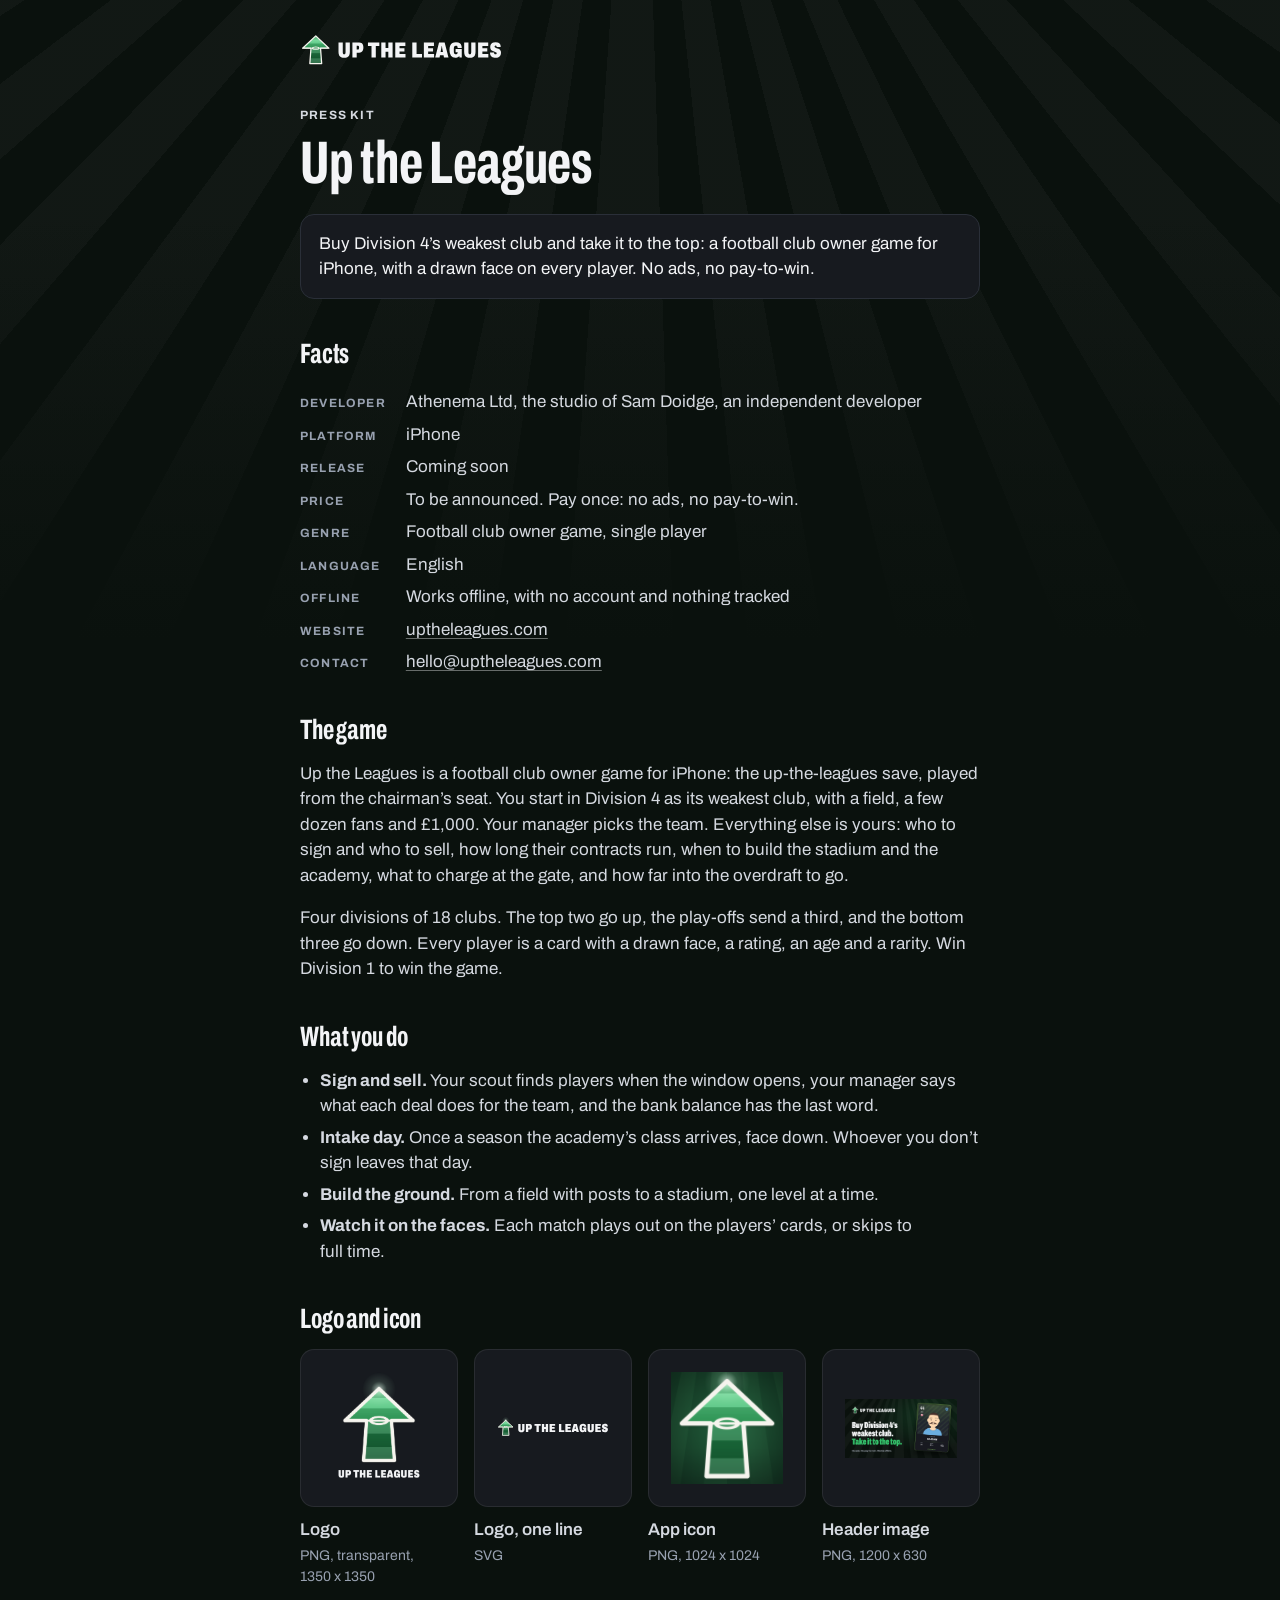
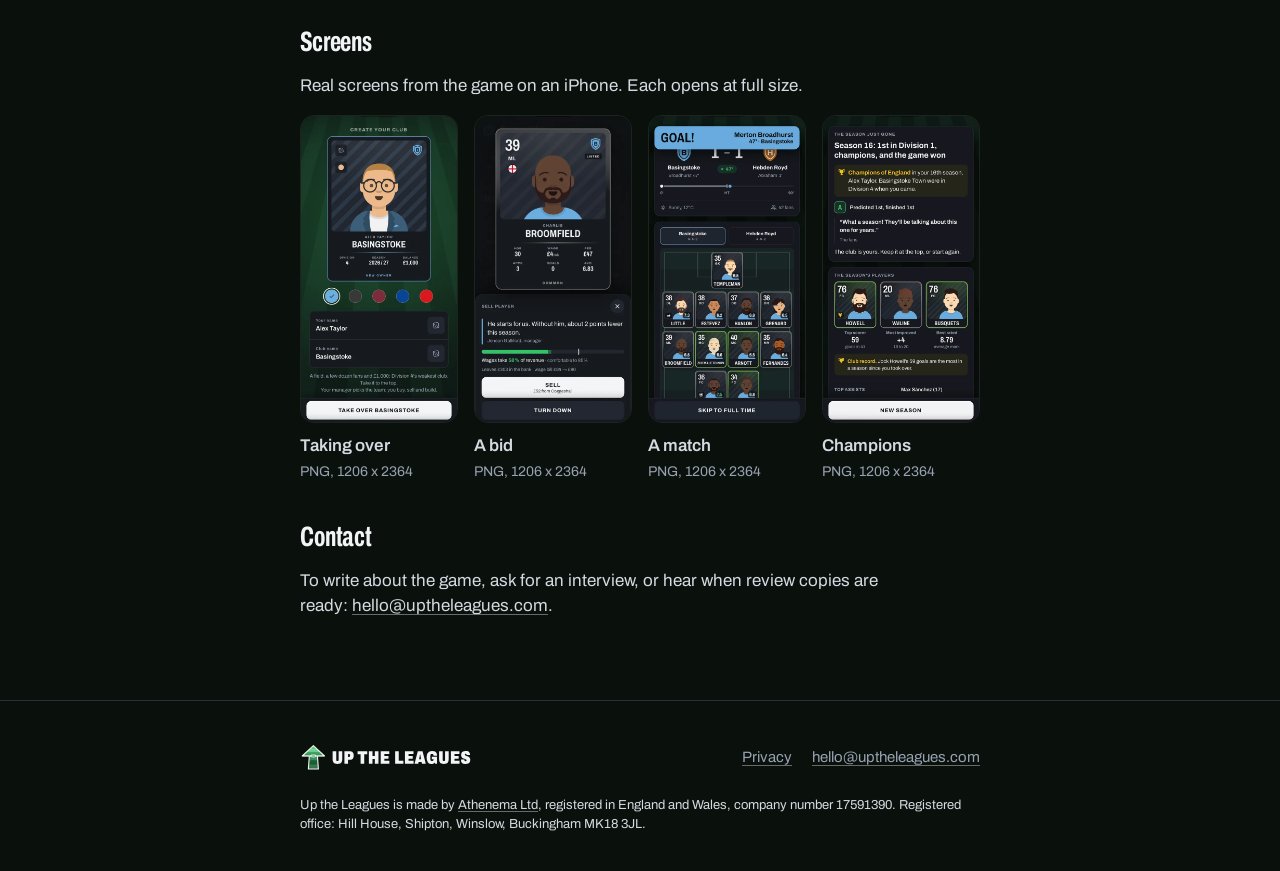
<file: press/index.html>
<!doctype html>
<html lang="en-GB">
<head>
<meta charset="utf-8">
<meta name="viewport" content="width=device-width, initial-scale=1, viewport-fit=cover">
<title>Press kit · Up the Leagues</title>
<meta name="description" content="Up the Leagues, a football club owner game for iPhone: the facts, what the game is, the logo, the icon and real screens to download, and who to write to.">
<link rel="canonical" href="https://uptheleagues.com/press/">
<meta name="theme-color" content="#0e1013">
<link rel="icon" href="../assets/favicon.svg" type="image/svg+xml">
<link rel="icon" href="../assets/favicon-32.png" sizes="32x32" type="image/png">
<link rel="icon" href="../assets/favicon-64.png" sizes="64x64" type="image/png">
<link rel="apple-touch-icon" href="../assets/apple-touch-icon.png">
<link rel="preload" href="../assets/archivo.woff2" as="font" type="font/woff2" crossorigin>
<link rel="stylesheet" href="../assets/site.css">
<meta property="og:type" content="website">
<meta property="og:site_name" content="Up the Leagues">
<meta property="og:url" content="https://uptheleagues.com/press/">
<meta property="og:title" content="Press kit · Up the Leagues">
<meta property="og:description" content="The facts, the logo, the icon and real screens from the game, and who to write to.">
<meta property="og:image" content="https://uptheleagues.com/assets/og-image.png">
<meta name="twitter:card" content="summary_large_image">
</head>
<body class="doc">

<header>
  <div class="wrap">
    <a href="../"><img src="../assets/lockup-small.svg" width="203" height="44" alt="Up the Leagues: home"></a>
  </div>
</header>

<main class="wrap">
  <p class="eyebrow">Press kit</p>
  <h1 class="display">Up the Leagues</h1>
  <p class="summary">Buy Division 4’s weakest club and take it to the top: a football club owner game for iPhone, with a drawn face on every player. No ads, no <span class="nowrap">pay-to-win</span>.</p>

  <h2 class="display">Facts</h2>
  <dl class="facts">
    <dt>Developer</dt>
    <dd>Athenema Ltd, the studio of Sam Doidge, an independent developer</dd>
    <dt>Platform</dt>
    <dd>iPhone</dd>
    <dt>Release</dt>
    <dd>Coming soon</dd>
    <dt>Price</dt>
    <dd>To be announced. Pay once: no ads, no <span class="nowrap">pay-to-win</span>.</dd>
    <dt>Genre</dt>
    <dd>Football club owner game, single player</dd>
    <dt>Language</dt>
    <dd>English</dd>
    <dt>Offline</dt>
    <dd>Works offline, with no account and nothing tracked</dd>
    <dt>Website</dt>
    <dd><a href="https://uptheleagues.com/">uptheleagues.com</a></dd>
    <dt>Contact</dt>
    <dd><a href="mailto:hello@uptheleagues.com">hello@uptheleagues.com</a></dd>
  </dl>

  <h2 class="display">The game</h2>
  <p>Up the Leagues is a football club owner game for iPhone: the up-the-leagues save, played from the chairman’s seat. You start in Division 4 as its weakest club, with a field, a few dozen fans and £1,000. Your manager picks the team. Everything else is yours: who to sign and who to sell, how long their contracts run, when to build the stadium and the academy, what to charge at the gate, and how far into the overdraft to go.</p>
  <p>Four divisions of 18 clubs. The top two go up, the play-offs send a third, and the bottom three go down. Every player is a card with a drawn face, a rating, an age and a rarity. Win Division 1 to win the game.</p>

  <h2 class="display">What you do</h2>
  <ul>
    <li><strong>Sign and sell.</strong> Your scout finds players when the window opens, your manager says what each deal does for the team, and the bank balance has the last word.</li>
    <li><strong>Intake day.</strong> Once a season the academy’s class arrives, face down. Whoever you don’t sign leaves that day.</li>
    <li><strong>Build the ground.</strong> From a field with posts to a stadium, one level at a time.</li>
    <li><strong>Watch it on the faces.</strong> Each match plays out on the players’ cards, or skips to full time.</li>
  </ul>

  <h2 class="display">Logo and icon</h2>
  <ul class="media">
    <li>
      <a href="up-the-leagues-logo.png"><span class="tile"><img src="up-the-leagues-logo.png" width="1350" height="1350" loading="lazy" alt="The Up the Leagues logo: a floodlit pitch drawn as an up arrow, over UP THE LEAGUES."></span>Logo<small>PNG, transparent, 1350&nbsp;x&nbsp;1350</small></a>
    </li>
    <li>
      <a href="../assets/lockup.svg"><span class="tile"><img src="../assets/lockup.svg" width="203" height="44" loading="lazy" alt="The one-line logo: the pitch arrow beside UP THE LEAGUES."></span>Logo, one line<small>SVG</small></a>
    </li>
    <li>
      <a href="up-the-leagues-icon.png"><span class="tile"><img src="up-the-leagues-icon.png" width="1024" height="1024" loading="lazy" alt="The app icon: the pitch arrow under a floodlight, on green."></span>App icon<small>PNG, 1024&nbsp;x&nbsp;1024</small></a>
    </li>
    <li>
      <a href="../assets/og-image.png"><span class="tile"><img src="../assets/og-image.png" width="1200" height="630" loading="lazy" alt="The header image: the logo and the line Buy Division 4’s weakest club. Take it to the top."></span>Header image<small>PNG, 1200&nbsp;x&nbsp;630</small></a>
    </li>
  </ul>

  <h2 class="display">Screens</h2>
  <p>Real screens from the game on an iPhone. Each opens at full size.</p>
  <!-- The full-size screens are rows 150 to 2514 of the same 1206 x 2622 simulator shots as the home page's screens (the 2 Nov design review's tools/mock/screens.py), so each thumbnail is its own file scaled down. Re-cut them together. -->
  <ul class="media screens">
    <li>
      <a href="up-the-leagues-screen-create.png"><img src="../assets/screen-create.webp" width="600" height="1176" loading="lazy" alt="The create screen: the new owner’s card for Basingstoke, Division 4, season 2026/27, balance £1,000, over five kit colours, and the Take over Basingstoke button.">Taking over<small>PNG, 1206&nbsp;x&nbsp;2364</small></a>
    </li>
    <li>
      <a href="up-the-leagues-screen-sell.png"><img src="../assets/screen-sell.webp" width="600" height="1176" loading="lazy" alt="Charlie Broomfield’s card over a bid of £52 from Coggeshall. The manager: “He starts for us. Without him, about 2 points fewer this season.” Buttons: Sell, Turn down.">A bid<small>PNG, 1206&nbsp;x&nbsp;2364</small></a>
    </li>
    <li>
      <a href="up-the-leagues-screen-goal.png"><img src="../assets/screen-goal.webp" width="600" height="1176" loading="lazy" alt="A match, live: GOAL! Merton Broadhurst, 47 minutes, Basingstoke 1, Hebden Royd 1, with the side’s player cards on the pitch.">A match<small>PNG, 1206&nbsp;x&nbsp;2364</small></a>
    </li>
    <li>
      <a href="up-the-leagues-screen-champions.png"><img src="../assets/screen-champions.webp" width="600" height="1176" loading="lazy" alt="Season 16: 1st in Division 1, champions, and the game won. Champions of England in your 16th season; Basingstoke Town were in Division 4 when you came.">Champions<small>PNG, 1206&nbsp;x&nbsp;2364</small></a>
    </li>
  </ul>

  <h2 class="display">Contact</h2>
  <p>To write about the game, ask for an interview, or hear when review copies are ready: <a href="mailto:hello@uptheleagues.com">hello@uptheleagues.com</a>.</p>
</main>

<footer>
  <div class="wrap">
    <a href="../"><img src="../assets/lockup-small.svg" width="203" height="44" alt="Up the Leagues: home" loading="lazy"></a>
    <nav aria-label="Footer">
      <a href="../privacy/">Privacy</a>
      <a href="mailto:hello@uptheleagues.com">hello@uptheleagues.com</a>
    </nav>
    <p class="co">Up the Leagues is made by <a href="https://athenema.com/">Athenema Ltd</a>, registered in England and Wales, company number 17591390. Registered office: Hill House, Shipton, Winslow, Buckingham MK18 3JL.</p>
  </div>
</footer>

</body>
</html>
</file>
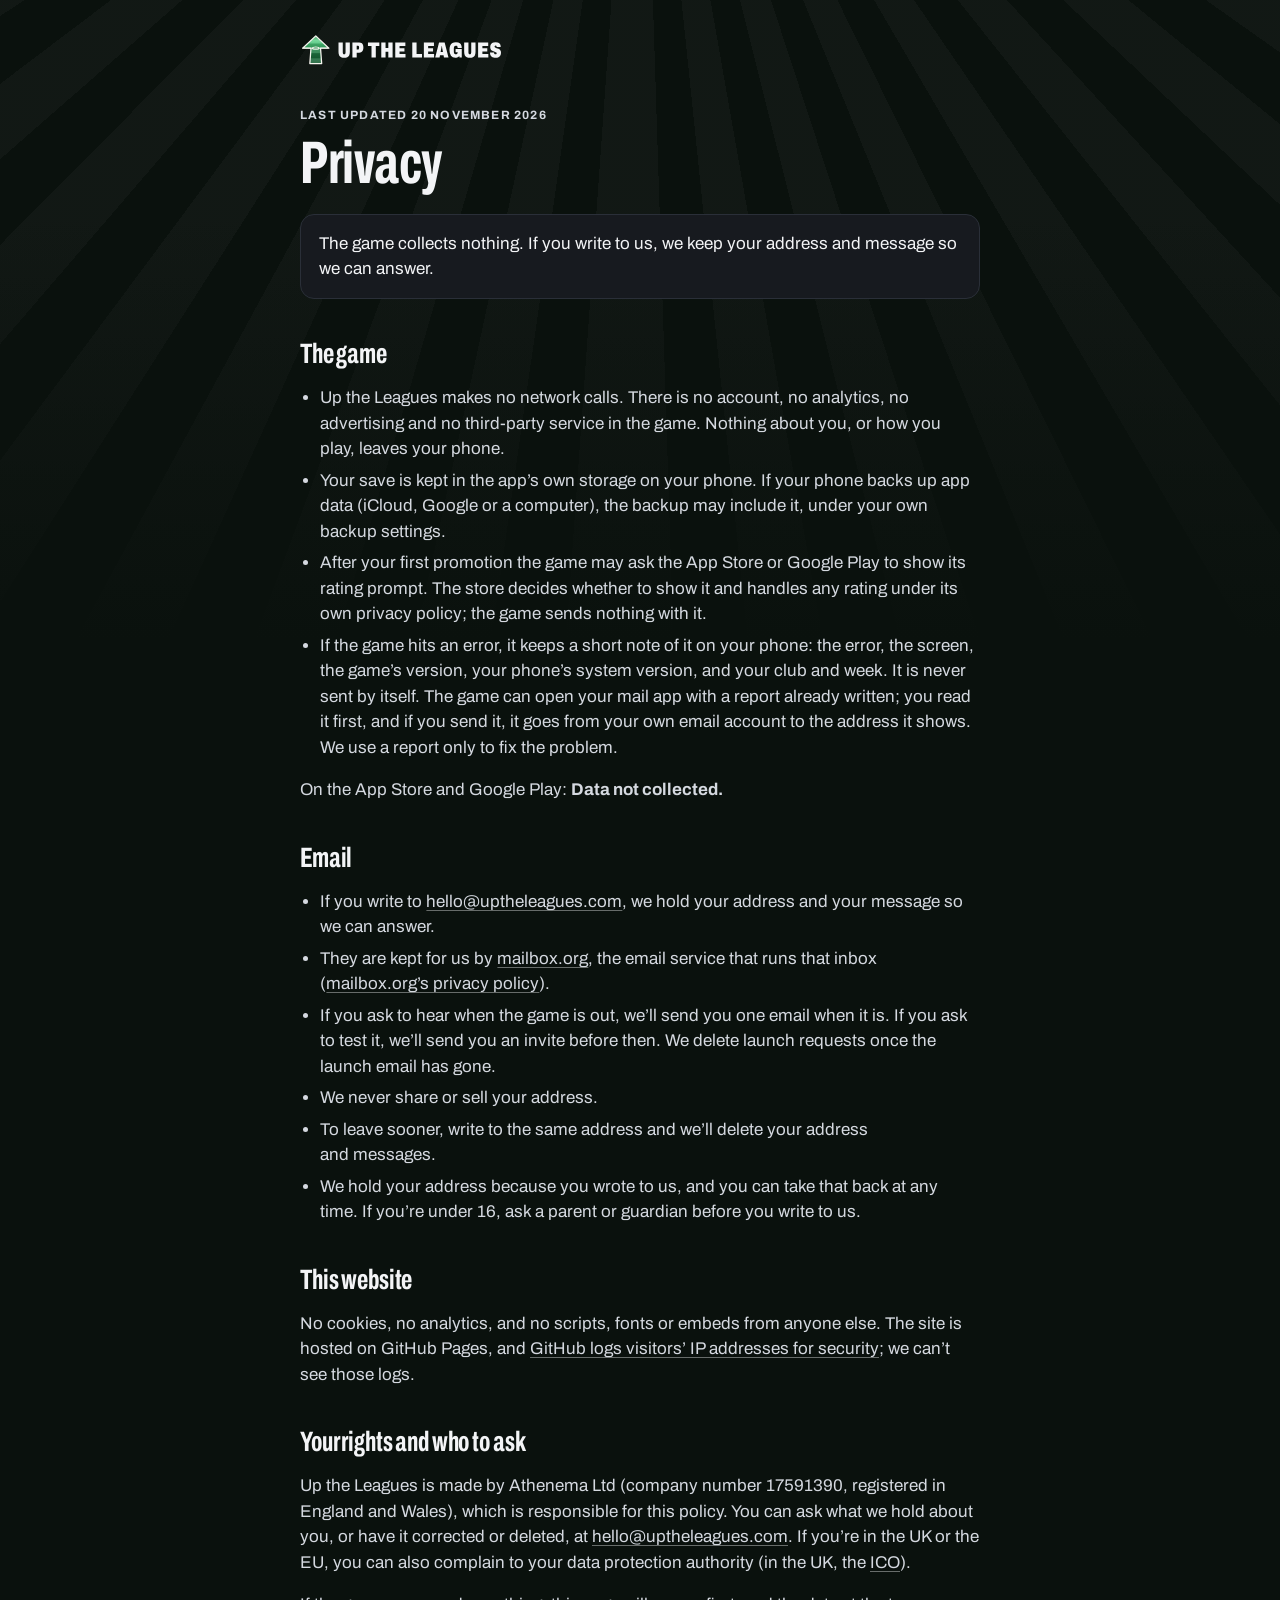
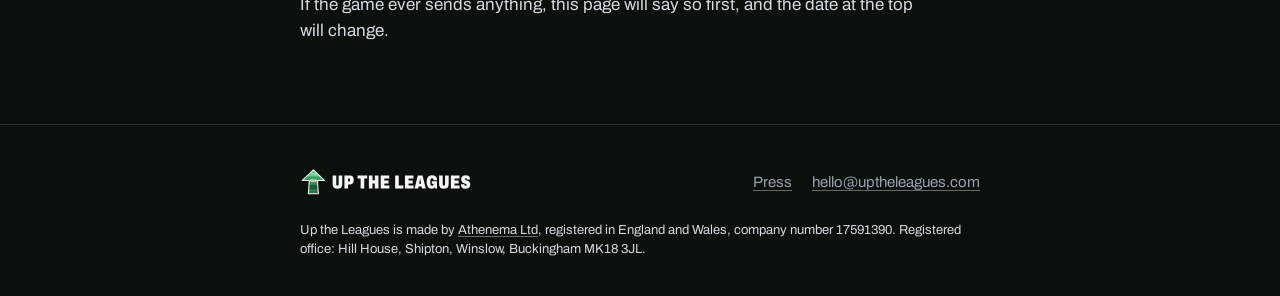
<file: privacy/index.html>
<!doctype html>
<html lang="en-GB">
<head>
<meta charset="utf-8">
<meta name="viewport" content="width=device-width, initial-scale=1, viewport-fit=cover">
<title>Privacy · Up the Leagues</title>
<meta name="description" content="The game Up the Leagues collects nothing. If you write to us, we keep your address and message so we can answer.">
<link rel="canonical" href="https://uptheleagues.com/privacy/">
<meta name="theme-color" content="#0e1013">
<link rel="icon" href="../assets/favicon.svg" type="image/svg+xml">
<link rel="icon" href="../assets/favicon-32.png" sizes="32x32" type="image/png">
<link rel="icon" href="../assets/favicon-64.png" sizes="64x64" type="image/png">
<link rel="apple-touch-icon" href="../assets/apple-touch-icon.png">
<link rel="preload" href="../assets/archivo.woff2" as="font" type="font/woff2" crossorigin>
<link rel="stylesheet" href="../assets/site.css">
<meta property="og:type" content="website">
<meta property="og:site_name" content="Up the Leagues">
<meta property="og:url" content="https://uptheleagues.com/privacy/">
<meta property="og:title" content="Privacy · Up the Leagues">
<meta property="og:description" content="The game collects nothing. If you write to us, we keep your address and message so we can answer.">
<meta property="og:image" content="https://uptheleagues.com/assets/og-image.png">
<meta name="twitter:card" content="summary_large_image">
</head>
<body class="doc">

<header>
  <div class="wrap">
    <a href="../"><img src="../assets/lockup-small.svg" width="203" height="44" alt="Up the Leagues: home"></a>
  </div>
</header>

<main class="wrap">
  <p class="eyebrow">Last updated 20 November 2026</p>
  <h1 class="display">Privacy</h1>
  <p class="summary">The game collects nothing. If you write to us, we keep your address and message so we can answer.</p>

  <h2 class="display">The game</h2>
  <ul>
    <li>Up the Leagues makes no network calls. There is no account, no analytics, no advertising and no third-party service in the game. Nothing about you, or how you play, leaves your phone.</li>
    <li>Your save is kept in the app’s own storage on your phone. If your phone backs up app data (iCloud, Google or a computer), the backup may include it, under your own backup settings.</li>
    <li>After your first promotion the game may ask the App Store or Google Play to show its rating prompt. The store decides whether to show it and handles any rating under its own privacy policy; the game sends nothing with it.</li>
    <li>If the game hits an error, it keeps a short note of it on your phone: the error, the screen, the game’s version, your phone’s system version, and your club and week. It is never sent by itself. The game can open your mail app with a report already written; you read it first, and if you send it, it goes from your own email account to the address it shows. We use a report only to fix the problem.</li>
  </ul>
  <p>On the App Store and Google Play: <strong>Data not collected.</strong></p>

  <h2 class="display">Email</h2>
  <ul>
    <li>If you write to <a href="mailto:hello@uptheleagues.com">hello@uptheleagues.com</a>, we hold your address and your message so we can answer.</li>
    <li>They are kept for us by <a href="https://mailbox.org">mailbox.org</a>, the email service that runs that inbox (<a href="https://mailbox.org/en/data-protection-privacy-policy/">mailbox.org’s privacy policy</a>).</li>
    <li>If you ask to hear when the game is out, we’ll send you one email when it is. If you ask to test it, we’ll send you an invite before then. We delete launch requests once the launch email has gone.</li>
    <li>We never share or sell your address.</li>
    <li>To leave sooner, write to the same address and we’ll delete your address and messages.</li>
    <li>We hold your address because you wrote to us, and you can take that back at any time. If you’re under 16, ask a parent or guardian before you write to us.</li>
  </ul>

  <h2 class="display">This website</h2>
  <p>No cookies, no analytics, and no scripts, fonts or embeds from anyone else. The site is hosted on GitHub Pages, and <a href="https://docs.github.com/en/pages/getting-started-with-github-pages/what-is-github-pages#data-collection">GitHub logs visitors’ IP addresses for security</a>; we can’t see those logs.</p>

  <h2 class="display">Your rights and who to ask</h2>
  <p>Up the Leagues is made by Athenema Ltd (company number 17591390, registered in England and Wales), which is responsible for this policy. You can ask what we hold about you, or have it corrected or deleted, at <a href="mailto:hello@uptheleagues.com">hello@uptheleagues.com</a>. If you’re in the UK or the EU, you can also complain to your data protection authority (in the UK, the <a href="https://ico.org.uk/make-a-complaint/">ICO</a>).</p>
  <p>If the game ever sends anything, this page will say so first, and the date at the top will change.</p>
</main>

<footer>
  <div class="wrap">
    <a href="../"><img src="../assets/lockup-small.svg" width="203" height="44" alt="Up the Leagues: home" loading="lazy"></a>
    <nav aria-label="Footer">
      <a href="../press/">Press</a>
      <a href="mailto:hello@uptheleagues.com">hello@uptheleagues.com</a>
    </nav>
    <p class="co">Up the Leagues is made by <a href="https://athenema.com/">Athenema Ltd</a>, registered in England and Wales, company number 17591390. Registered office: Hill House, Shipton, Winslow, Buckingham MK18 3JL.</p>
  </div>
</footer>

</body>
</html>
</file>
<file: assets/site.css>
/* Up the Leagues: the launch page and the privacy page. The game's own night: its colours (app/constants/colors.ts),
   its Archivo, its launch frame's pitch (ten stripes fanning from above the top, one floodlight, the halfway line). */

@font-face {
  font-family: Archivo;
  src: url(archivo.woff2) format("woff2");
  font-weight: 400 900;
  font-stretch: 62% 100%;
  font-display: swap;
}

:root {
  color-scheme: dark;
  --bg: #0e1013;
  --quiet: #0a110d;
  --surface: #171a1f;
  --surface2: #222730;
  --line: #2a2f38;
  --text: #f3f4f6;
  --muted: #98a1b0;
  --up: #34c26b;
  --sky: #56b4e9;
  --gold: #f5c518;
  --chalk: rgb(255 255 255 / 0.11);
  --gutter: 20px;
  --fade: 2400px;
}

*,
*::before,
*::after {
  box-sizing: border-box;
}

html {
  -webkit-text-size-adjust: 100%;
  text-size-adjust: 100%;
}

body {
  margin: 0;
  min-height: 100vh;
  color: var(--text);
  font: 400 17px/1.5 Archivo, system-ui, -apple-system, "Segoe UI", Roboto, sans-serif;
  /* the pitch: the launch frame's stripes, 4.07deg each, fanning from 400px above the top, mown out down the page */
  background:
    linear-gradient(180deg, rgb(10 17 13 / 0) calc(var(--fade) / 3), var(--quiet) var(--fade)),
    repeating-conic-gradient(from 180deg at 50% -400px, rgb(255 255 255 / 0.03) 0deg 4.07deg, transparent 4.07deg 8.14deg),
    var(--quiet);
  -webkit-font-smoothing: antialiased;
  -moz-osx-font-smoothing: grayscale;
}

img,
video {
  display: block;
  max-width: 100%;
}

a {
  color: inherit;
  text-decoration-color: rgb(243 244 246 / 0.4);
  text-underline-offset: 0.18em;
}

a:hover {
  text-decoration-color: currentColor;
}

:focus-visible {
  outline: 3px solid var(--sky);
  outline-offset: 3px;
}

.wrap {
  width: 100%;
  max-width: 1120px;
  margin: 0 auto;
  padding: 0 var(--gutter);
}

p,
li {
  text-wrap: pretty;
}

.vh {
  position: absolute;
  width: 1px;
  height: 1px;
  margin: -1px;
  overflow: hidden;
  clip-path: inset(50%);
  white-space: nowrap;
}

/* the app's three small-caps labels (#989): one, the eyebrow */
.eyebrow {
  margin: 0;
  color: var(--muted);
  font-size: 12px;
  font-weight: 700;
  letter-spacing: 0.1em;
  line-height: 1.3;
  text-transform: uppercase;
}

/* the app's display face: Archivo Condensed Bold, as the cards' names and the moments' lines */
.display {
  font-stretch: 62%;
  font-weight: 700;
  letter-spacing: -0.005em;
  line-height: 1.04;
}

/* ---------- the hero: under the floodlight ---------- */

.hero {
  --halfway: 66px;
  position: relative;
  overflow: hidden;
  padding: max(20px, env(safe-area-inset-top)) 0 156px;
  background:
    linear-gradient(180deg, rgb(14 16 19 / 0.55), rgb(14 16 19 / 0) 22%),
    radial-gradient(ellipse 85% 46% at 50% 54%, #24603d, rgb(27 74 47 / 0.85) 30%, rgb(17 48 31 / 0.5) 62%, rgb(10 23 16 / 0) 100%);
}

/* the halfway line and the centre circle, in chalk, at the foot of the floodlit half */
.hero::before,
.hero::after {
  content: "";
  position: absolute;
  left: 50%;
  pointer-events: none;
}

.hero::before {
  bottom: var(--halfway);
  width: 100vw;
  height: 0;
  border-top: 1.5px solid var(--chalk);
  transform: translateX(-50%);
}

.hero::after {
  bottom: var(--halfway);
  width: min(68vw, 420px);
  aspect-ratio: 5 / 2;
  border: 1.5px solid var(--chalk);
  border-radius: 50%;
  transform: translate(-50%, 50%);
}

.hero .wrap {
  display: grid;
  gap: 12px;
  justify-items: center;
  text-align: center;
}

.lockup {
  margin: 0;
  width: min(76vw, 300px);
}

.lockup img {
  width: 100%;
  height: auto;
}

.headline {
  margin: 2px 0 0;
  max-width: 13em;
  font-size: clamp(28px, 8vw, 60px);
  text-wrap: balance;
}

.headline span {
  color: var(--up);
}

.sub {
  margin: -4px 0 0;
  max-width: 22em;
  color: var(--muted);
  font-size: 16px;
  line-height: 1.45;
  text-wrap: balance;
}

/* the moment: a window onto the phone's screen, the signing as it plays */
.moment {
  position: relative;
  margin: 2px 0 0;
  /* the rest of the fold is the words and the button: the clip takes what's left, so the button stays in view */
  height: clamp(196px, calc(100svh - 344px), 420px);
  aspect-ratio: 2 / 3;
  border: 1px solid rgb(255 255 255 / 0.08);
  border-radius: 22px;
  overflow: hidden;
  background: #0b0f0d;
  box-shadow: 0 30px 60px -20px rgb(0 0 0 / 0.7), 0 0 80px rgb(52 194 107 / 0.12);
}

.moment video,
.moment img {
  width: 100%;
  height: 100%;
  object-fit: cover;
}

.moment .still {
  display: none;
}

@media (prefers-reduced-motion: reduce) {
  .moment video {
    display: none;
  }

  .moment .still {
    display: block;
  }
}

/* ---------- the form: one email, at launch ---------- */

.signup {
  width: 100%;
  max-width: 420px;
  margin: 4px 0 0;
  display: grid;
  gap: 8px;
  text-align: left;
}

.signup .eyebrow {
  text-align: center;
  color: var(--text);
  font-size: 13px;
  letter-spacing: 0.14em;
}

/* the create screen's field: a dark card, the label over the value */
.field {
  display: grid;
  gap: 1px;
  padding: 10px 16px 8px;
  border: 1px solid var(--line);
  border-radius: 14px;
  background: var(--surface);
}

.field:focus-within {
  border-color: var(--sky);
  box-shadow: 0 0 0 1px var(--sky);
}

.field label {
  color: var(--muted);
  font-size: 13px;
  font-weight: 600;
  letter-spacing: 0.04em;
}

.field input {
  width: 100%;
  min-width: 0;
  margin: 0;
  padding: 2px 0 4px;
  border: 0;
  background: none;
  color: var(--text);
  font: 600 19px/1.3 Archivo, system-ui, sans-serif;
  outline: none;
}

.field input::placeholder {
  /* 4.5:1 on the field's surface */
  color: #7d8696;
  opacity: 1;
}

.tick {
  display: flex;
  align-items: center;
  gap: 12px;
  min-height: 44px;
  padding: 0 4px;
  cursor: pointer;
  font-weight: 600;
}

.tick input {
  appearance: none;
  -webkit-appearance: none;
  flex: none;
  display: grid;
  place-content: center;
  width: 26px;
  height: 26px;
  margin: 0;
  /* the box's edge at 3:1 or more on the lit grass (WCAG 1.4.11) */
  border: 2px solid var(--muted);
  border-radius: 8px;
  background: var(--surface);
  cursor: pointer;
}

.tick input::before {
  content: "";
  width: 12px;
  height: 7px;
  margin-top: -3px;
  border: solid var(--bg);
  border-width: 0 0 3px 3px;
  transform: rotate(-45deg) scale(0);
  transition: transform 120ms ease-out;
}

.tick input:checked {
  border-color: var(--up);
  background: var(--up);
}

.tick input:checked::before {
  transform: rotate(-45deg) scale(1);
}

.tick input:focus-visible {
  outline-offset: 2px;
}

/* the app's one primary: chalk, lit along its top, sinking to 0.97 under the thumb (#502) */
.button {
  display: flex;
  align-items: center;
  justify-content: center;
  width: 100%;
  min-height: 54px;
  margin: 0;
  padding: 8px 16px;
  border: 0;
  border-radius: 12px;
  background: linear-gradient(180deg, rgb(255 255 255 / 0.16), rgb(255 255 255 / 0) 55%, rgb(0 0 0 / 0.14)), var(--text);
  box-shadow: inset 0 1px 0 rgb(255 255 255 / 0.22), inset 0 -1px 0 rgb(0 0 0 / 0.2), 0 10px 24px -12px rgb(0 0 0 / 0.8);
  color: var(--bg);
  font: 700 15px/1.2 Archivo, system-ui, sans-serif;
  letter-spacing: 0.08em;
  text-transform: uppercase;
  text-decoration: none;
  cursor: pointer;
  transition: transform 160ms cubic-bezier(0.2, 1.4, 0.4, 1), filter 120ms;
}

.button:active {
  transform: scale(0.97);
  filter: brightness(0.9);
  transition-duration: 60ms;
}

.fine {
  margin: 2px 0 0;
  color: var(--muted);
  font-size: 14px;
  line-height: 1.45;
  text-align: center;
  text-wrap: balance;
}

/* ---------- the moments ---------- */

section {
  padding: 56px 0;
}

/* the halfway line already parts it from the hero */
main > section:first-child {
  padding-top: 24px;
}

.section-head {
  display: grid;
  gap: 10px;
  margin-bottom: 28px;
}

.section-head h2 {
  margin: 0;
  font-size: clamp(30px, 7.4vw, 48px);
}

.lede {
  max-width: 38em;
  margin: 0;
  color: #d5d9e0;
}

.section-head .eyebrow {
  margin-top: 22px;
}

.moments {
  display: grid;
  gap: 36px;
  margin: 0;
  padding: 0;
  list-style: none;
}

.moments figure {
  margin: 0;
}

.moments img {
  width: 100%;
  height: auto;
  aspect-ratio: 4 / 5;
  border: 1px solid rgb(255 255 255 / 0.08);
  border-radius: 18px;
  background: var(--bg);
  box-shadow: 0 24px 48px -24px rgb(0 0 0 / 0.8);
}

.moments figcaption {
  display: grid;
  gap: 6px;
  padding: 16px 4px 0;
}

.moments figcaption p {
  margin: 0;
  font-size: 17px;
}

/* ---------- the promises ---------- */

.promises {
  text-align: center;
  border-top: 1px solid var(--line);
}

.promises ul {
  display: flex;
  flex-wrap: wrap;
  justify-content: center;
  gap: 0 0.5em;
  margin: 0 auto;
  padding: 0;
  list-style: none;
  font-size: clamp(38px, 11vw, 76px);
  text-transform: uppercase;
}

.promises li:nth-child(even) {
  color: var(--up);
}

/* two promises a line where they fit */
.promises li:nth-child(-n + 2) {
  order: 1;
}

.promises ul::after {
  content: "";
  flex-basis: 100%;
  order: 2;
}

.promises li:nth-child(n + 3) {
  order: 3;
}

.promises p {
  max-width: 30em;
  margin: 18px auto 28px;
  color: var(--muted);
}

.promises .button {
  width: auto;
  min-width: 260px;
  display: inline-flex;
}

/* ---------- the footer ---------- */

footer {
  padding: 28px 0 max(36px, env(safe-area-inset-bottom));
  border-top: 1px solid var(--line);
  color: var(--muted);
  font-size: 15px;
}

footer .wrap {
  display: flex;
  flex-wrap: wrap;
  gap: 10px 24px;
  align-items: center;
  justify-content: space-between;
}

footer img {
  width: 172px;
  height: auto;
}

footer nav {
  display: flex;
  flex-wrap: wrap;
  gap: 8px 20px;
}

footer a {
  display: inline-block;
  padding: 10px 0;
}

/* the company line: UK law wants the company's name, number, country and registered office on its sites */
footer .co {
  flex-basis: 100%;
  margin: 0;
  font-size: 13px;
  line-height: 1.5;
}

footer .co a {
  display: inline;
  padding: 0;
}

/* ---------- the privacy page ---------- */

.doc {
  --fade: 640px;
}

.doc header .wrap,
.doc main,
.doc footer .wrap {
  max-width: 744px;
}

.doc header {
  padding: max(28px, env(safe-area-inset-top)) 0 0;
}

.doc header img {
  width: 203px;
  height: auto;
}

.doc main {
  padding-top: 36px;
  padding-bottom: 64px;
}

.doc h1 {
  margin: 8px 0 6px;
  font-size: clamp(40px, 10vw, 60px);
}

.doc h2 {
  margin: 40px 0 8px;
  font-size: 28px;
}

.doc p,
.doc li {
  color: #d5d9e0;
}

.doc ul {
  padding-left: 1.2em;
}

.doc li + li {
  margin-top: 6px;
}

.doc .summary {
  margin: 20px 0 0;
  padding: 16px 18px;
  border: 1px solid var(--line);
  border-radius: 14px;
  background: var(--surface);
  color: var(--text);
}

/* ---------- the press page ---------- */

.facts {
  display: grid;
  gap: 2px 20px;
  margin: 16px 0 0;
}

.facts dt {
  margin-top: 10px;
  color: var(--muted);
  font-size: 12px;
  font-weight: 700;
  letter-spacing: 0.1em;
  text-transform: uppercase;
}

.facts dd {
  margin: 0;
  color: #d5d9e0;
}

.doc .media {
  display: grid;
  grid-template-columns: repeat(2, minmax(0, 1fr));
  gap: 24px 16px;
  margin: 16px 0 0;
  padding: 0;
  list-style: none;
}

.doc .media li + li {
  margin-top: 0;
}

.media a {
  display: grid;
  gap: 2px;
  font-weight: 600;
  text-decoration: none;
}

.nowrap {
  white-space: nowrap;
}

.media img {
  height: auto;
}

.media img,
.media .tile {
  margin-bottom: 8px;
  border: 1px solid rgb(255 255 255 / 0.08);
  border-radius: 14px;
}

.media .tile {
  display: grid;
  place-items: center;
  aspect-ratio: 1;
  padding: 14%;
  background: var(--surface);
}

.media .tile img {
  width: 100%;
  height: 100%;
  margin: 0;
  border: 0;
  border-radius: 0;
  object-fit: contain;
}

.media small {
  color: var(--muted);
  font-size: 14px;
  font-weight: 400;
}

.media a:hover small {
  color: var(--text);
}

@media (min-width: 480px) {
  .facts {
    grid-template-columns: max-content minmax(0, 1fr);
    align-items: baseline;
  }
}

@media (min-width: 720px) {
  .doc .media {
    grid-template-columns: repeat(4, minmax(0, 1fr));
  }
}

/* ---------- wider screens ---------- */

@media (min-width: 720px) {
  :root {
    --gutter: 32px;
  }

  .moments {
    grid-template-columns: repeat(2, minmax(0, 1fr));
    gap: 48px 32px;
  }
}

@media (min-width: 1000px) {
  .hero {
    --halfway: 100px;
    padding: 56px 0 224px;
    background:
      linear-gradient(180deg, rgb(14 16 19 / 0.55), rgb(14 16 19 / 0) 22%),
      radial-gradient(ellipse 52% 62% at 72% 48%, #24603d, rgb(27 74 47 / 0.85) 30%, rgb(17 48 31 / 0.5) 62%, rgb(10 23 16 / 0) 100%);
  }

  .hero .wrap {
    grid-template-columns: minmax(0, 1fr) auto;
    grid-template-areas:
      "lockup moment"
      "headline moment"
      "sub moment"
      "signup moment";
    grid-template-rows: auto auto auto 1fr;
    gap: 0 64px;
    justify-items: start;
    text-align: left;
  }

  .lockup {
    grid-area: lockup;
    width: 400px;
    margin-top: 12px;
  }

  .headline {
    grid-area: headline;
    margin-top: 40px;
    font-size: 64px;
  }

  .sub {
    grid-area: sub;
    margin-top: 18px;
    font-size: 19px;
  }

  .moment {
    grid-area: moment;
    align-self: center;
    margin: 0;
    height: min(640px, 76vh);
  }

  .signup {
    grid-area: signup;
    align-self: start;
    margin-top: 36px;
  }

  .signup .eyebrow,
  .fine {
    text-align: left;
  }

  /* the width of the two columns below, so the words start on the screens' left edge */
  .section-head {
    max-width: 976px;
    margin-inline: auto;
  }

  .moments {
    grid-template-columns: repeat(2, minmax(0, 440px));
    justify-content: center;
    gap: 64px 96px;
  }

  section {
    padding: 80px 0;
  }

  main > section:first-child {
    padding-top: 32px;
  }
}
</file>
